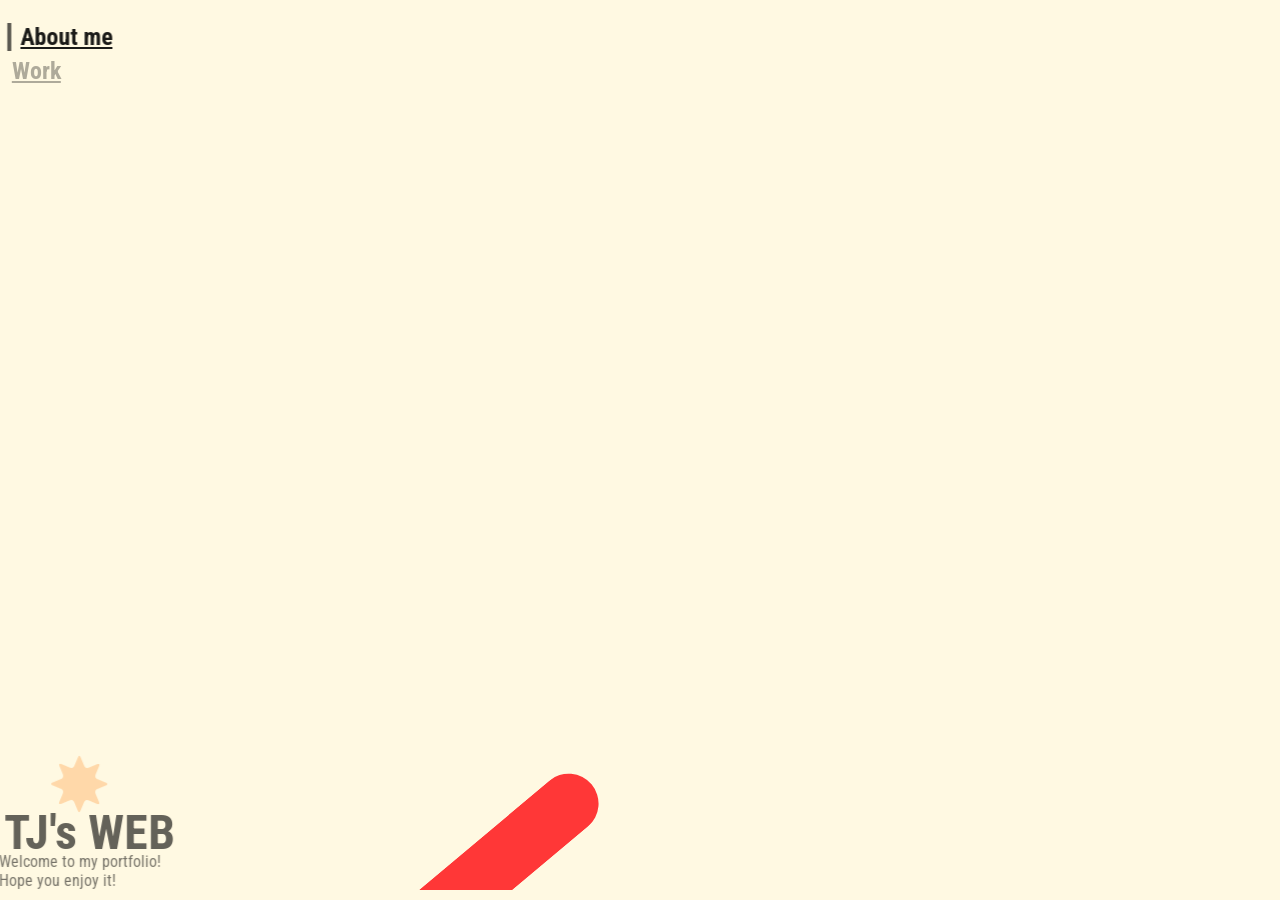
<file: index.html>
<!DOCTYPE html>

<html style="background-color: white;">
    <head>
        <link rel="stylesheet" href="/CSS/index-styles.css">
        <link rel="stylesheet" href="/CSS/styles.css">
        <meta name="viewport" content="width=device-width, initial-scale=1.0">
    </head>

    <body>
        <div class="wrapper">
            <div class="container">
                <!-- Side nav -->
                <div class="side">
                    <div class="index">
                        <nav class="nav-index">
                            <div class="tickBox"></div>
                            <a class="indexText" href="/HTML/about-me.html"><strong>About me</strong></a>
                        </nav>
                        <div class="nav-index">
                            <div class="tickBox"></div>
                            <a class="indexText" href="/HTML/work.html"><strong>Work</strong></a>
                        </div>
                        <div class="nav-index">
                            <div class="tickBox"></div>
                            <a class="indexText" id="contactButtonMenu"><strong>Contacts</strong></a>
                        </div>
                    </div>

                    <div class="title">
                        <div class="titleStarsContainer">
                            <div class="stars point9" style="width: 90px; aspect-ratio: 1; left:40px; bottom: 10px;"></div>
                            <div class="stars point7" style="width: 40px; left: 10px; bottom: 5px; background-color: #ff3737;"></div>
                            <div class="stars point8" style="width: 60px; left: 95px; bottom: 0; background-color: #FF8D28;"></div>
                        </div>
                        <h1 class="titleText">TJ's WEB</h1>
                        <p class="subTitle">Welcome to my portfolio!<br>Hope you enjoy it!</p>
                    </div>
                </div>

                <!-- Main -->
                <div class="container2" id="container2">
                    <!-- Title -->
                    <div class="portfolioTitle">
                        Portfolio
                        <div class="spinningTitleStar"></div> 
                    </div>

                    <!-- Stars -->
                    <div class="mag-zone" data-mode="true" data-wiggle="false" style="left: 140px; top: 60px;">
                        <button class="mag-btn summer" style="rotate: 30deg; width: 40%;">
                        </button>
                    </div>
                    <div class="mag-zone" data-mode="true" data-wiggle="false" style="left: -30px; top: 180px;">
                        <button class="mag-btn summer" style="rotate: -20deg; width: 25%;">
                        </button>
                    </div>
                    <div class="mag-zone" data-mode="true" data-wiggle="false" style="left: 20px;">
                        <button class="mag-btn summer" id="btnPlain">
                        </button>
                    </div>

                    <!--Strip aniamtion-->
                    <div class="stripe1" style="background: #ff3737;"></div>
                    <div class="stripe1" style="background: #FF8D28; bottom: -115px;"></div>
                    <div class="stripe1" style="background: #FFCC00; bottom: -204px;"></div>
                </div>
            </div>

            <!-- Contacts -->
            <div class="contactsWrapper" id="contactLetter">
                <div class="contact-bg"></div>
                <div class="contactPaper">
                    <h2 class="contactTitle">Text me!</h2>
                    <p class="contactParagraph">
                        The best way to contact me is through Discord
                        or if you prefer, contact me through by email!
                    </p>
                    <button class="contactButton" id="discordButton" onclick="discordButton()">Copy my Discord</button>
                    <button class="contactButton" id="emailButton" onclick="emailButton()">Copy my email</button>
                </div>
            </div>

            <!-- <footer>
                <div class="footer-p" style="display: flex; flex-direction: column; justify-content: space-evenly;">
                    <img src="/Assets/index/BARCODE_Code128.png" alt="BARCODE_Code128" style="height: 2rem;">
                </div>
                <p class="footer-p" style="text-align: right;">Made in Japan<br>Fabrique au Japon</p>
            </footer> -->

            <!-- Packages -->
            <script src="https://cdn.jsdelivr.net/npm/gsap@3.15/dist/gsap.min.js"></script>

            <!-- Scripts -->
            <script src="/JAVASCRIPT/animation.js"></script>
        </div>
    </body>
</html>
</file>
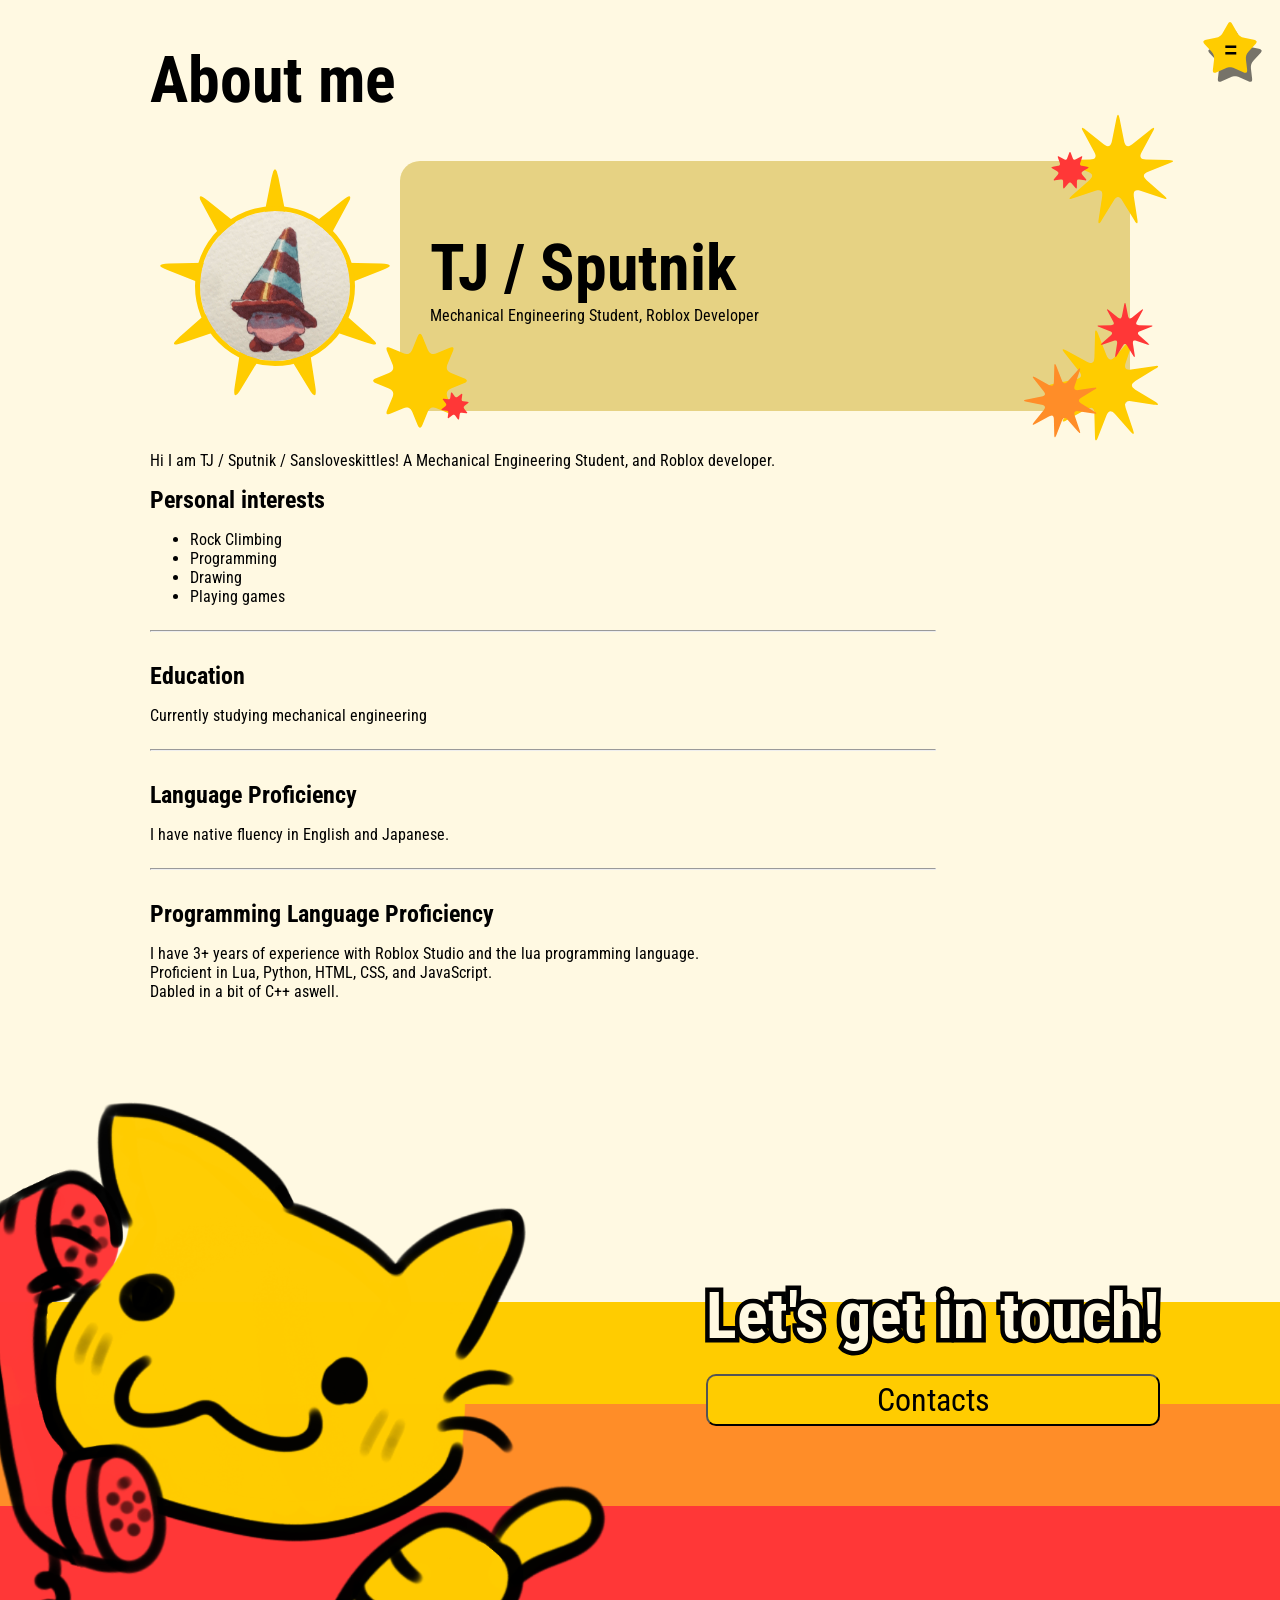
<file: HTML/about-me.html>
<!DOCTYPE html>

<html>
    <head>
        <link rel="stylesheet" href="/CSS/styles.css">
        <link rel="stylesheet" href="/CSS/about-me-styles.css">
        <meta name="viewport" content="width=device-width, initial-scale=1.0">
    </head>

    <body>
        <div class="wrapper">
            <h1 style="font-size: 4rem;">About me</h1>

            <div class="nameCard" style="display: flex; width: 100%;">
                <div class="pfpZone">
                    <div class="stars sharpPoint9" style="width: 250px; left: 50%; top: 50%; transform: translate(-50%, -50%);"></div>
                    <img class="pfp" src="/Assets/about_me/kirb.jpeg" alt="Profile pic">
                </div>

                <div class="nameTag">
                    <h1 style="margin: 0; font-size: clamp(1rem, 6vw + 1rem,4rem); z-index: 1">TJ / Sputnik</h1>
                    <p style="margin-top: 0; z-index: 1;">Mechanical Engineering Student, Roblox Developer</p>
                    <div class="stars point8" style="width: 100px; left: 0; bottom:0; transform: translate(-30%, 20%);"></div>
                    <div class="stars point8" style="width: 30px; left: 40px; bottom:-10px; rotate: 30deg; background-color: #FF3737;"></div>
                    <div class="stars sharpPoint9" style="width: 120px; right: 0; bottom:0; rotate: 30deg; transform: translate(40%, 10%);"></div>
                    <div class="stars sharpPoint9" style="width: 80px; right: 0; bottom:0; rotate: 30deg; transform: translate(-10px, 40px); background-color: #FF8D28;"></div>
                    <div class="stars sharpPoint9" style="width: 60px; right: 0; bottom:90px; rotate: 0deg; transform: translate(25px, 40px); background-color: #FF3737;"></div>
                    <div class="stars sharpPoint9" style="width: 120px; right: 0; top:0; transform: translate(40%, -50px);"></div>
                    <div class="stars point9" style="width: 40px; right: 0; top:0; transform: translate(-40px, -10px); background-color: #FF3737;"></div>
                </div>
            </div>

            <p style="margin-top: 40px;">Hi I am TJ / Sputnik / Sansloveskittles! A Mechanical Engineering Student, and Roblox developer.</p>
            <h2 class="subTitles">Personal interests</h2>
            <ul>
                <li>Rock Climbing</li>
                <li>Programming</li>
                <li>Drawing</li>
                <li>Playing games</li>
            </ul>
            <hr class="lineBreaks">

            <h2 class="subTitles">Education</h2>
            <p>Currently studying mechanical engineering</p>

            <hr class="lineBreaks">

            <h2 class="subTitles">Language Proficiency</h2>
            <p>I have native fluency in English and Japanese.</p>

            <hr class="lineBreaks">

            <h2 class="subTitles"> Programming Language Proficiency</h2>
            <p>I have 3+ years of experience with Roblox Studio and the lua programming language. <br> Proficient in Lua, Python, HTML, CSS, and JavaScript.<br>Dabled in a bit of C++ aswell.</p>

            <!-- <footer class="foot" style="position: relative; padding-bottom: 20px;">
                <h1 style="margin-top: 0px; margin-bottom: 10px;">Index</h1>
                <a href="/HTML/index.html">Home</a>
                <a href="/HTML/work.html">Work</a>
                <a href="/HTML/contacts.html">Contacts</a>

                <div class="stars sharpPoint9" style="width: 120px; left: 0; top:0; rotate: 30deg; transform: translate(-50px, -20px);"></div>
                <div class="stars sharpPoint9" style="width: 80px; left: 0; top:0; rotate: 30deg; transform: translate(-10px, 40px); background-color: #FF8D28;"></div>
                <div class="stars sharpPoint9" style="width: 60px; left: 0; top:0px; rotate: 0deg; transform: translate(50px, -20px); background-color: #FF3737;"></div>
                <div class="stars sharpPoint9" style="width: 120px; right: 0; top:0; transform: translate(40%, -50px);"></div>
                <div class="stars point9" style="width: 40px; right: 0; top:0; transform: translate(-40px, -10px); background-color: #FF3737;"></div>
            </footer> -->
        </div>

        <footer class="foot">
                <div class="footerWrapper">
                    <div class="footerImgWrapper">
                        <img class="timImg calling" src="/Assets/my_work/HitMeUp.png"></img>
                    </div>
                    <div class="footerTextWrapper">
                        <h1 class="footText">Let's get in touch!</h1>
                        <button class="button contacts">Contacts</button>
                    </div>

                    <div class="stripeWrapper">
                        <div class="footerStripe" style="background-color: #FFCC00;"></div>
                        <div class="footerStripe" style="background-color: #FF8D28;"></div>
                        <div class="footerStripe" style="background-color: #ff3737;"></div>
                    </div>
                </div>
                <!-- <div class="stars sharpPoint9" style="width: 120px; left: 0; top:0; rotate: 30deg; transform: translate(-50px, -20px);"></div>
                <div class="stars sharpPoint9" style="width: 80px; left: 0; top:0; rotate: 30deg; transform: translate(-10px, 40px); background-color: #FF8D28;"></div>
                <div class="stars sharpPoint9" style="width: 60px; left: 0; top:0px; rotate: 0deg; transform: translate(50px, -20px); background-color: #FF3737;"></div>
                <div class="stars sharpPoint9" style="width: 120px; right: 0; top:0; transform: translate(40%, -50px);"></div>
                <div class="stars point9" style="width: 40px; right: 0; top:0; transform: translate(-40px, -10px); background-color: #FF3737;"></div> -->
            </footer>

        <!-- Contacts -->
        <div class="contactsWrapper" id="contactLetter">
            <div class="contact-bg"></div>
            <div class="contactPaper">
                <h2 class="contactTitle">Text me!</h2>
                <p class="contactParagraph">
                    The best way to contact me is through Discord
                    or if you prefer, contact me through by email!
                </p>
                <button class="contactButton" id="discordButton" onclick="discordButton()">Copy my Discord</button>
                <button class="contactButton" id="emailButton" onclick="emailButton()">Copy my email</button> 
            </div>
        </div>

        <!-- Menu -->
        <button class="menu-button" id="menuToggle">
            <p style="top: 50%; left: 50%; z-index: 2; font-size: 2rem; margin: 0; position: absolute; transform: translate(-50%, -50%)">=</p>
            <div class="menu-button-border"></div>
            <div class="menu-button-star"></div>
        </button>

        <div class="nav">
            <div class="nav-bg"></div>
            <div class="nav-panel">
                <ul class="nav-list">
                    <div class="nav-wrapper">
                        <li><a href="/index.html" class="nav-item">Home</a></li>
                    </div>
                    <div class="nav-wrapper">
                        <li><a href="/HTML/about-me.html" class="nav-item">About me</a></li>
                    </div>
                    <div class="nav-wrapper">
                        <li><a href="/HTML/work.html" class="nav-item">Work</a></li>
                    </div>
                    <div class="nav-wrapper">
                        <li><a class="nav-item" id="contactButtonMenu" style="cursor: pointer;">Contacts</a></li>
                    </div>
                </ul>
                <div class="nav-stars" style="left: 0; top: 0; transform: translate(-50%,-30%);"></div>
                <div class="nav-stars" style="left: 0; top: 60px; transform: translate(-50%,0%); rotate: 30deg; background-color: #FF8D28; width: 70px;"></div>
                <div class="nav-stars" style="left: 50px; top: 0px; transform: translate(-50%,-30%); rotate: 0deg; background-color: #FF8D28; width: 80px;"></div>
                <div class="nav-stars" style="left: 0px; bottom: 0px; transform: translate(-30%, 50%); rotate: 20deg; background-color: #FF3737; width: 200px; z-index: 3;"></div>
                <div class="nav-stars" style="left: 0px; bottom: 20px; transform: translate(-50%,0%); rotate: 30deg; width: 140px;"></div>
                <div class="nav-stars" style="left: 100px; bottom: 0px; transform: translate(-50%,40%); rotate: 0deg; background-color: #FF8D28; width: 110px;"></div>
                <div class="nav-stars" style="right: 0px; bottom: 0px; transform: translate(50%, 20%); rotate: 20deg; width: 200px; z-index: 3;"></div>
                <div class="nav-stars" style="right: 0px; bottom: 70px; transform: translate(40%, 0%); rotate: 0deg; background-color: #FF8D28; width: 100px;"></div>
                <div class="nav-stars" style="right: 110px; bottom: 0px; transform: translate(40%, 40%); rotate: 0deg; background-color: #FF3737; width: 70px;"></div>
                <div class="nav-stars" style="right: 0px; top: 0px; transform: translate(40%, -30%); rotate: 0deg; background-color: #FF8D28; width: 200px; z-index: 2;"></div>
                <div class="nav-stars" style="right: 0px; top: 60px; transform: translate(40%, 0%); rotate: 0deg; background-color: #FF3737; width: 100px;"></div>
                <div class="nav-stars" style="right: 50px; top: 0px; transform: translate(0%, -30%); rotate: 0deg; width: 100px;"></div>
            </div>
        </div> 

        <!-- Packages -->
        <script src="https://cdn.jsdelivr.net/npm/gsap@3.15/dist/gsap.min.js"></script>

        <!-- scripts -->
        <script src="/JAVASCRIPT/global_animations.js"></script>
    </body>
</html>
</file>
<file: CSS/index-styles.css>
@font-face {
    font-family: "Roboto Condensed";
    src: url(/Assets/fonts/RobotoCondensed-VariableFont_wght.ttf);
}

@font-face {
    font-family: "Rowdies";
    src: url(/Assets/fonts/Rowdies-Regular.ttf);
}

@media screen and (max-width: 700px) {
    .container {
        flex-direction: column;
    }
    .side {
        flex-direction: row;
    }
    .portfolioTitle {
        font-size: 4.6rem;
        bottom: 0px;
        left: 80px;
    }
}

@media screen and (min-width: 700px) {
    .container {
        flex-direction: row;
    }
    .side {
        flex-direction: column;
    }
    .portfolioTitle {
        font-size: 7rem;
        bottom: 0px;
        left: 90px;
    }
}

.title {
    display: flex;
    flex-direction: column;
}

.titleStarsContainer {
    position: relative;
    width: 100%;
    height: 90px;
}

.titleText {
    margin: 0%;
    font-size: clamp(1.8rem, 1.8rem + 5vw, 3rem);
    line-height: 2.4rem;
}

.subTitle {
    margin: 0%;
}

.wrapper {
    display: flex;
    flex-direction: column;
    box-sizing: border-box;
    padding-left: 10px;
    padding-right: 10px;
    padding-bottom: 10px;
    min-height: 100vh;
    min-height: 100dvh;  
}

.container {
    display: flex;
    flex-grow: 1;
}

.index {
    display: flex;
    flex-direction: column;
}

.indexText {
    margin-left: 5px;
    font-size: clamp(1rem, 3dvw, 1.5rem);
    cursor: pointer;
    white-space: nowrap;
    text-decoration: underline;
}

.tickBox {
    aspect-ratio: 1;
    border: 2px solid black;
}

.nav-index {
    display: flex;
    margin: 3px;
    font-family: "Roboto Condensed";
    font-size: 1.2rem;
}

.side {
    visibility: hidden;
    display: flex;
    margin-top: 20px;
    flex: 0 1 30%;
    min-width: 0;
    min-height: 0;
    justify-content: space-between;
}

.container2 {
    visibility: hidden;
    display: flex;
    position: relative;
    overflow: hidden;
    flex: 1 0 70%;
    min-width: 0;
    min-height: 0;
}

/* .footer-p {
    font-family: "Roboto Condensed";
    font-size: 0.9rem;
    margin-top: 0%;
    margin-bottom: 0%;
    display: flex; 
    justify-content: space-evenly;
} */

.stripe1 {
    /*
    background-color: #FF3737;
    transform-origin: 0% 100%;
    width: 100%;
    height: 100%;
    */
    visibility: hidden;
    position: absolute;
    bottom: -26px;
    
    width: 60px;         /* Thickness of the pill */
    height: calc(100vw + 100vh); ;       /* Make it long enough to cross the viewport */
    border-radius: 9999px; /* Gives the element a true pill/stadium shape */
    
    /* Set transform origin to bottom center so scaling & rotating happen from the bottom */
    transform-origin: bottom left;
}

.portfolioTitle {
    font-family: "Rowdies";
    color: #FFF9E2;
    -webkit-text-stroke: 5px #ff3737;

    position: absolute;
    z-index: 1;
    transform-origin: bottom left;
}

.spinningTitleStar {
    width: 35px;
    aspect-ratio: 1;
    position: absolute;
    bottom: 30%;
    background-color: #FFCC00;
    clip-path: polygon(46.0% 6.7%, 47.0% 5.2%, 48.0% 4.2%, 49.0% 3.6%, 50.0% 3.4%, 51.0% 3.6%, 52.0% 4.2%, 53.0% 5.2%, 54.0% 6.7%, 62.4% 20.6%, 63.5% 22.2%, 64.7% 23.7%, 66.0% 25.0%, 67.4% 26.1%, 68.9% 27.1%, 70.5% 27.9%, 72.2% 28.6%, 74.1% 29.1%, 89.9% 32.8%, 91.6% 33.3%, 92.9% 33.9%, 93.9% 34.7%, 94.4% 35.6%, 94.5% 36.6%, 94.2% 37.8%, 93.5% 39.0%, 92.4% 40.5%, 81.8% 52.7%, 80.6% 54.3%, 79.6% 55.8%, 78.7% 57.4%, 78.1% 59.1%, 77.6% 60.9%, 77.3% 62.7%, 77.2% 64.5%, 77.3% 66.4%, 78.7% 82.7%, 78.8% 84.4%, 78.6% 85.9%, 78.1% 87.0%, 77.4% 87.7%, 76.5% 88.2%, 75.3% 88.2%, 73.9% 88.0%, 72.2% 87.4%, 57.2% 81.1%, 55.4% 80.4%, 53.6% 79.9%, 51.8% 79.6%, 50.0% 79.5%, 48.2% 79.6%, 46.4% 79.9%, 44.6% 80.4%, 42.8% 81.1%, 27.8% 87.4%, 26.1% 88.0%, 24.7% 88.2%, 23.5% 88.2%, 22.6% 87.7%, 21.9% 87.0%, 21.4% 85.9%, 21.2% 84.4%, 21.3% 82.7%, 22.7% 66.4%, 22.8% 64.5%, 22.7% 62.7%, 22.4% 60.9%, 21.9% 59.1%, 21.3% 57.4%, 20.4% 55.8%, 19.4% 54.3%, 18.2% 52.7%, 7.6% 40.5%, 6.5% 39.0%, 5.8% 37.8%, 5.5% 36.6%, 5.6% 35.6%, 6.1% 34.7%, 7.1% 33.9%, 8.4% 33.3%, 10.1% 32.8%, 25.9% 29.1%, 27.8% 28.6%, 29.5% 27.9%, 31.1% 27.1%, 32.6% 26.1%, 34.0% 25.0%, 35.3% 23.7%, 36.5% 22.2%, 37.6% 20.6%);
}

.titleStar1 {/*9*/
    width: 90px;
    aspect-ratio: 1;
    position: absolute;
    bottom: 10px;
    left: 40px;
    background-color: #FFCC00;
    z-index: 0;
    clip-path: polygon(47.7% 6.0%, 48.3% 4.7%, 48.9% 3.8%, 49.4% 3.2%, 50.0% 3.0%, 50.6% 3.2%, 51.1% 3.8%, 51.7% 4.7%, 52.3% 6.0%, 57.0% 18.6%, 57.6% 20.0%, 58.3% 21.0%, 59.1% 21.8%, 60.1% 22.3%, 61.1% 22.5%, 62.2% 22.5%, 63.5% 22.1%, 64.8% 21.5%, 76.5% 14.9%, 77.8% 14.2%, 78.8% 13.9%, 79.6% 13.8%, 80.2% 14.0%, 80.5% 14.5%, 80.6% 15.3%, 80.4% 16.4%, 80.0% 17.8%, 75.5% 30.4%, 75.1% 31.9%, 75.0% 33.2%, 75.1% 34.3%, 75.5% 35.3%, 76.2% 36.1%, 77.1% 36.8%, 78.3% 37.3%, 79.7% 37.7%, 92.9% 40.1%, 94.3% 40.5%, 95.3% 40.9%, 96.0% 41.3%, 96.3% 41.8%, 96.2% 42.4%, 95.7% 43.1%, 94.9% 43.8%, 93.7% 44.6%, 82.1% 51.4%, 80.9% 52.3%, 80.0% 53.2%, 79.3% 54.1%, 79.0% 55.1%, 79.0% 56.2%, 79.2% 57.3%, 79.8% 58.4%, 80.7% 59.7%, 89.2% 70.0%, 90.1% 71.2%, 90.6% 72.1%, 90.8% 72.9%, 90.7% 73.5%, 90.2% 73.9%, 89.5% 74.1%, 88.4% 74.1%, 86.9% 73.9%, 73.7% 71.7%, 72.2% 71.6%, 70.9% 71.7%, 69.8% 72.0%, 68.9% 72.6%, 68.2% 73.3%, 67.7% 74.4%, 67.4% 75.6%, 67.3% 77.1%, 67.2% 90.5%, 67.1% 92.0%, 66.9% 93.1%, 66.5% 93.8%, 66.1% 94.1%, 65.5% 94.2%, 64.7% 93.8%, 63.9% 93.1%, 62.9% 92.1%, 54.2% 81.9%, 53.1% 80.8%, 52.1% 80.1%, 51.0% 79.6%, 50.0% 79.4%, 49.0% 79.6%, 47.9% 80.1%, 46.9% 80.8%, 45.8% 81.9%, 37.1% 92.1%, 36.1% 93.1%, 35.3% 93.8%, 34.5% 94.2%, 33.9% 94.1%, 33.5% 93.8%, 33.1% 93.1%, 32.9% 92.0%, 32.8% 90.5%, 32.7% 77.1%, 32.6% 75.6%, 32.3% 74.4%, 31.8% 73.3%, 31.1% 72.6%, 30.2% 72.0%, 29.1% 71.7%, 27.8% 71.6%, 26.3% 71.7%, 13.1% 73.9%, 11.6% 74.1%, 10.5% 74.1%, 9.8% 73.9%, 9.3% 73.5%, 9.2% 72.9%, 9.4% 72.1%, 9.9% 71.2%, 10.8% 70.0%, 19.3% 59.7%, 20.2% 58.4%, 20.8% 57.3%, 21.0% 56.2%, 21.0% 55.1%, 20.7% 54.1%, 20.0% 53.2%, 19.1% 52.3%, 17.9% 51.4%, 6.3% 44.6%, 5.1% 43.8%, 4.3% 43.1%, 3.8% 42.4%, 3.7% 41.8%, 4.0% 41.3%, 4.7% 40.9%, 5.7% 40.5%, 7.1% 40.1%, 20.3% 37.7%, 21.7% 37.3%, 22.9% 36.8%, 23.8% 36.1%, 24.5% 35.3%, 24.9% 34.3%, 25.0% 33.2%, 24.9% 31.9%, 24.5% 30.4%, 20.0% 17.8%, 19.6% 16.4%, 19.4% 15.3%, 19.5% 14.5%, 19.8% 14.0%, 20.4% 13.8%, 21.2% 13.9%, 22.2% 14.2%, 23.5% 14.9%, 35.2% 21.5%, 36.5% 22.1%, 37.8% 22.5%, 38.9% 22.5%, 39.9% 22.3%, 40.9% 21.8%, 41.7% 21.0%, 42.4% 20.0%, 43.0% 18.6%);
}

.titleStar2 { /*7*/
    width: 40px;
    aspect-ratio: 1;
    position: absolute;
    left: 10px;
    bottom: 5%;
    z-index: 1;
    background-color: #ff3737;
    clip-path: polygon(47.1% 6.3%, 47.8% 4.9%, 48.6% 3.9%, 49.3% 3.3%, 50.0% 3.1%, 50.7% 3.3%, 51.4% 3.9%, 52.2% 4.9%, 52.9% 6.3%, 58.8% 19.4%, 59.6% 20.8%, 60.5% 22.0%, 61.5% 23.0%, 62.7% 23.7%, 63.9% 24.1%, 65.3% 24.3%, 66.8% 24.3%, 68.4% 24.0%, 82.4% 20.5%, 83.9% 20.2%, 85.1% 20.2%, 86.0% 20.3%, 86.6% 20.8%, 86.9% 21.5%, 86.9% 22.4%, 86.6% 23.6%, 86.0% 25.0%, 79.5% 37.8%, 78.8% 39.3%, 78.4% 40.8%, 78.3% 42.2%, 78.5% 43.5%, 78.9% 44.8%, 79.6% 46.0%, 80.6% 47.1%, 81.8% 48.2%, 93.3% 56.9%, 94.4% 57.9%, 95.2% 58.9%, 95.6% 59.7%, 95.7% 60.4%, 95.3% 61.1%, 94.6% 61.7%, 93.5% 62.1%, 92.0% 62.5%, 77.9% 65.4%, 76.3% 65.9%, 74.9% 66.5%, 73.8% 67.3%, 72.8% 68.2%, 72.1% 69.3%, 71.6% 70.6%, 71.3% 72.1%, 71.3% 73.7%, 71.6% 88.1%, 71.5% 89.7%, 71.3% 90.9%, 70.9% 91.7%, 70.3% 92.2%, 69.6% 92.3%, 68.7% 92.1%, 67.6% 91.6%, 66.4% 90.6%, 55.3% 81.4%, 54.0% 80.5%, 52.7% 79.8%, 51.3% 79.3%, 50.0% 79.2%, 48.7% 79.3%, 47.3% 79.8%, 46.0% 80.5%, 44.7% 81.4%, 33.6% 90.6%, 32.4% 91.6%, 31.3% 92.1%, 30.4% 92.3%, 29.7% 92.2%, 29.1% 91.7%, 28.7% 90.9%, 28.5% 89.7%, 28.4% 88.1%, 28.7% 73.7%, 28.7% 72.1%, 28.4% 70.6%, 27.9% 69.3%, 27.2% 68.2%, 26.2% 67.3%, 25.1% 66.5%, 23.7% 65.9%, 22.1% 65.4%, 8.0% 62.5%, 6.5% 62.1%, 5.4% 61.7%, 4.7% 61.1%, 4.3% 60.4%, 4.4% 59.7%, 4.8% 58.9%, 5.6% 57.9%, 6.7% 56.9%, 18.2% 48.2%, 19.4% 47.1%, 20.4% 46.0%, 21.1% 44.8%, 21.5% 43.5%, 21.7% 42.2%, 21.6% 40.8%, 21.2% 39.3%, 20.5% 37.8%, 14.0% 25.0%, 13.4% 23.6%, 13.1% 22.4%, 13.1% 21.5%, 13.4% 20.8%, 14.0% 20.3%, 14.9% 20.2%, 16.1% 20.2%, 17.6% 20.5%, 31.6% 24.0%, 33.2% 24.3%, 34.7% 24.3%, 36.1% 24.1%, 37.3% 23.7%, 38.5% 23.0%, 39.5% 22.0%, 40.4% 20.8%, 41.2% 19.4%);
}

.titleStar3 {
    width: 60px;
    aspect-ratio: 1;
    position: absolute;
    left: 95px;
    bottom: 0px;
    z-index: 1;
    background-color: #FF8D28;
    clip-path: polygon(48.1% 5.9%, 48.6% 4.6%, 49.1% 3.7%, 49.5% 3.1%, 50.0% 3.0%, 50.5% 3.1%, 50.9% 3.7%, 51.4% 4.6%, 51.9% 5.9%, 55.7% 18.2%, 56.3% 19.5%, 56.9% 20.5%, 57.5% 21.2%, 58.3% 21.6%, 59.2% 21.7%, 60.2% 21.5%, 61.2% 21.0%, 62.4% 20.1%, 72.3% 11.9%, 73.4% 11.1%, 74.3% 10.5%, 74.9% 10.3%, 75.4% 10.4%, 75.7% 10.8%, 75.8% 11.5%, 75.7% 12.6%, 75.4% 13.9%, 72.0% 26.3%, 71.7% 27.7%, 71.7% 28.9%, 71.9% 29.9%, 72.3% 30.6%, 73.0% 31.2%, 74.0% 31.5%, 75.1% 31.6%, 76.5% 31.6%, 89.3% 30.0%, 90.7% 29.9%, 91.7% 29.9%, 92.4% 30.1%, 92.8% 30.5%, 92.8% 31.0%, 92.5% 31.6%, 91.9% 32.4%, 90.9% 33.4%, 81.3% 42.0%, 80.3% 43.0%, 79.7% 44.0%, 79.3% 44.9%, 79.3% 45.8%, 79.6% 46.6%, 80.1% 47.4%, 81.1% 48.1%, 82.3% 48.8%, 93.9% 54.4%, 95.1% 55.1%, 96.0% 55.7%, 96.5% 56.2%, 96.6% 56.7%, 96.3% 57.1%, 95.7% 57.5%, 94.7% 57.8%, 93.4% 58.1%, 80.7% 60.2%, 79.3% 60.5%, 78.2% 61.0%, 77.4% 61.6%, 76.9% 62.3%, 76.7% 63.1%, 76.8% 64.1%, 77.1% 65.2%, 77.8% 66.5%, 84.5% 77.5%, 85.2% 78.7%, 85.6% 79.6%, 85.7% 80.3%, 85.6% 80.8%, 85.1% 81.0%, 84.4% 81.0%, 83.4% 80.8%, 82.1% 80.3%, 70.3% 75.2%, 68.9% 74.7%, 67.8% 74.5%, 66.8% 74.5%, 66.0% 74.9%, 65.3% 75.5%, 64.9% 76.3%, 64.6% 77.5%, 64.5% 78.9%, 64.2% 91.8%, 64.1% 93.2%, 63.9% 94.2%, 63.7% 94.8%, 63.3% 95.1%, 62.8% 95.1%, 62.2% 94.7%, 61.4% 93.9%, 60.6% 92.8%, 53.5% 82.1%, 52.6% 81.0%, 51.7% 80.2%, 50.9% 79.7%, 50.0% 79.6%, 49.1% 79.7%, 48.3% 80.2%, 47.4% 81.0%, 46.5% 82.1%, 39.4% 92.8%, 38.6% 93.9%, 37.8% 94.7%, 37.2% 95.1%, 36.7% 95.1%, 36.3% 94.8%, 36.1% 94.2%, 35.9% 93.2%, 35.8% 91.8%, 35.5% 78.9%, 35.4% 77.5%, 35.1% 76.3%, 34.7% 75.5%, 34.0% 74.9%, 33.2% 74.5%, 32.2% 74.5%, 31.1% 74.7%, 29.7% 75.2%, 17.9% 80.3%, 16.6% 80.8%, 15.6% 81.0%, 14.9% 81.0%, 14.4% 80.8%, 14.3% 80.3%, 14.4% 79.6%, 14.8% 78.7%, 15.5% 77.5%, 22.2% 66.5%, 22.9% 65.2%, 23.2% 64.1%, 23.3% 63.1%, 23.1% 62.3%, 22.6% 61.6%, 21.8% 61.0%, 20.7% 60.5%, 19.3% 60.2%, 6.6% 58.1%, 5.3% 57.8%, 4.3% 57.5%, 3.7% 57.1%, 3.4% 56.7%, 3.5% 56.2%, 4.0% 55.7%, 4.9% 55.1%, 6.1% 54.4%, 17.7% 48.8%, 18.9% 48.1%, 19.9% 47.4%, 20.4% 46.6%, 20.7% 45.8%, 20.7% 44.9%, 20.3% 44.0%, 19.7% 43.0%, 18.7% 42.0%, 9.1% 33.4%, 8.1% 32.4%, 7.5% 31.6%, 7.2% 31.0%, 7.2% 30.5%, 7.6% 30.1%, 8.3% 29.9%, 9.3% 29.9%, 10.7% 30.0%, 23.5% 31.6%, 24.9% 31.6%, 26.0% 31.5%, 27.0% 31.2%, 27.7% 30.6%, 28.1% 29.9%, 28.3% 28.9%, 28.3% 27.7%, 28.0% 26.3%, 24.6% 13.9%, 24.3% 12.6%, 24.2% 11.5%, 24.3% 10.8%, 24.6% 10.4%, 25.1% 10.3%, 25.7% 10.5%, 26.6% 11.1%, 27.7% 11.9%, 37.6% 20.1%, 38.8% 21.0%, 39.8% 21.5%, 40.8% 21.7%, 41.7% 21.6%, 42.5% 21.2%, 43.1% 20.5%, 43.7% 19.5%, 44.3% 18.2%);
}

.mag-zone {
    width: 200px;
    height: 200px;
    display: flex;
    align-items: center;
    justify-content: center;
    position: absolute;
}

.mag-btn {
    visibility: hidden;
    position: relative;
    display: flex;
    align-items: center;
    justify-content: center;
    cursor: pointer;
    padding: 0%;
    border: none;
    overflow: hidden;
    will-change: transform;
}

.mag-btn.summer {
    width: 70%;
    aspect-ratio: 1;
    background-color: #FFCC00;

    clip-path: polygon(46.0% 6.7%, 47.0% 5.2%, 48.0% 4.2%, 49.0% 3.6%, 50.0% 3.4%, 51.0% 3.6%, 52.0% 4.2%, 53.0% 5.2%, 54.0% 6.7%, 62.4% 20.6%, 63.5% 22.2%, 64.7% 23.7%, 66.0% 25.0%, 67.4% 26.1%, 68.9% 27.1%, 70.5% 27.9%, 72.2% 28.6%, 74.1% 29.1%, 89.9% 32.8%, 91.6% 33.3%, 92.9% 33.9%, 93.9% 34.7%, 94.4% 35.6%, 94.5% 36.6%, 94.2% 37.8%, 93.5% 39.0%, 92.4% 40.5%, 81.8% 52.7%, 80.6% 54.3%, 79.6% 55.8%, 78.7% 57.4%, 78.1% 59.1%, 77.6% 60.9%, 77.3% 62.7%, 77.2% 64.5%, 77.3% 66.4%, 78.7% 82.7%, 78.8% 84.4%, 78.6% 85.9%, 78.1% 87.0%, 77.4% 87.7%, 76.5% 88.2%, 75.3% 88.2%, 73.9% 88.0%, 72.2% 87.4%, 57.2% 81.1%, 55.4% 80.4%, 53.6% 79.9%, 51.8% 79.6%, 50.0% 79.5%, 48.2% 79.6%, 46.4% 79.9%, 44.6% 80.4%, 42.8% 81.1%, 27.8% 87.4%, 26.1% 88.0%, 24.7% 88.2%, 23.5% 88.2%, 22.6% 87.7%, 21.9% 87.0%, 21.4% 85.9%, 21.2% 84.4%, 21.3% 82.7%, 22.7% 66.4%, 22.8% 64.5%, 22.7% 62.7%, 22.4% 60.9%, 21.9% 59.1%, 21.3% 57.4%, 20.4% 55.8%, 19.4% 54.3%, 18.2% 52.7%, 7.6% 40.5%, 6.5% 39.0%, 5.8% 37.8%, 5.5% 36.6%, 5.6% 35.6%, 6.1% 34.7%, 7.1% 33.9%, 8.4% 33.3%, 10.1% 32.8%, 25.9% 29.1%, 27.8% 28.6%, 29.5% 27.9%, 31.1% 27.1%, 32.6% 26.1%, 34.0% 25.0%, 35.3% 23.7%, 36.5% 22.2%, 37.6% 20.6%);
}
</file>
<file: CSS/styles.css>
@font-face {
    font-family: "Roboto Condensed";
    src: url(/Assets/fonts/RobotoCondensed-VariableFont_wght.ttf);
}

@font-face {
    font-family: "Rowdies";
    src: url(/Assets/fonts/Rowdies-Regular.ttf);
    font-display: swap;
}

@font-face {
    font-family: "Dafoe";
    src: url(/Assets/fonts/MrDafoe-Regular.ttf);
    font-display: swap;
}

@view-transition {
    navigation: auto;
}

::view-transition-group(root) {
    animation-duration: 1s;
}


h1 {
    font-family: "Roboto Condensed";
    font-size: 3rem;
}

h2 {
    font-family: "Roboto Condensed";
}

ul {
    font-family: "Roboto Condensed";
}

li {
    font-family: "Roboto Condensed";
}

p {
    font-family: "Roboto Condensed";
}

a {
    font-family: "Roboto Condensed";
    color:black;
}

/* html {
    width: 100%;
    max-width: 100%;
    font-size: 100%;
} */

html {
    scroll-behavior: smooth;
}

body {
    box-sizing: border-box;
    background-color: #FFF9E2;
    margin: 0%;
    overflow-x: hidden;
}

footer {
    /* display: flex;
    padding-top: 3px;
    padding-bottom: 3px;
    justify-content: space-between; */
    flex-basis: content;
}

.stars {
    position: absolute;
    width: 50px;
    aspect-ratio: 1;
    background-color: #FFCC00;
    transform-origin: center;
    /*transform: translate(-50%, -50%);*/
}

.stars.point5 {
    clip-path: polygon(46.1% 6.9%, 47.1% 5.4%, 48.1% 4.3%, 49.0% 3.7%, 50.0% 3.4%, 51.0% 3.7%, 51.9% 4.3%, 52.9% 5.4%, 53.9% 6.9%, 62.0% 21.3%, 63.0% 22.9%, 64.2% 24.4%, 65.4% 25.7%, 66.8% 26.8%, 68.4% 27.8%, 70.0% 28.6%, 71.8% 29.2%, 73.6% 29.7%, 89.8% 33.0%, 91.5% 33.4%, 92.9% 34.0%, 93.8% 34.8%, 94.3% 35.6%, 94.4% 36.6%, 94.1% 37.7%, 93.3% 39.0%, 92.2% 40.4%, 81.0% 52.5%, 79.8% 54.0%, 78.7% 55.6%, 77.9% 57.2%, 77.2% 58.9%, 76.8% 60.6%, 76.5% 62.4%, 76.5% 64.3%, 76.6% 66.2%, 78.5% 82.6%, 78.6% 84.4%, 78.4% 85.8%, 78.0% 86.9%, 77.4% 87.7%, 76.4% 88.1%, 75.3% 88.1%, 73.9% 87.8%, 72.2% 87.2%, 57.2% 80.3%, 55.4% 79.6%, 53.6% 79.1%, 51.8% 78.8%, 50.0% 78.6%, 48.2% 78.8%, 46.4% 79.1%, 44.6% 79.6%, 42.8% 80.3%, 27.8% 87.2%, 26.1% 87.8%, 24.7% 88.1%, 23.6% 88.1%, 22.6% 87.7%, 22.0% 86.9%, 21.6% 85.8%, 21.4% 84.4%, 21.5% 82.6%, 23.4% 66.2%, 23.5% 64.3%, 23.5% 62.4%, 23.2% 60.6%, 22.8% 58.9%, 22.1% 57.2%, 21.3% 55.6%, 20.2% 54.0%, 19.0% 52.5%, 7.8% 40.4%, 6.7% 39.0%, 5.9% 37.7%, 5.6% 36.6%, 5.7% 35.6%, 6.2% 34.8%, 7.1% 34.0%, 8.5% 33.4%, 10.2% 33.0%, 26.4% 29.7%, 28.2% 29.2%, 30.0% 28.6%, 31.6% 27.8%, 33.2% 26.8%, 34.6% 25.7%, 35.8% 24.4%, 37.0% 22.9%, 38.0% 21.3%);
}

.stars.point6 {
    clip-path: polygon(46.7% 6.5%, 47.5% 5.1%, 48.3% 4.1%, 49.2% 3.5%, 50.0% 3.3%, 50.8% 3.5%, 51.7% 4.1%, 52.5% 5.1%, 53.3% 6.5%, 60.2% 20.1%, 61.1% 21.6%, 62.1% 22.9%, 63.2% 24.0%, 64.5% 24.9%, 65.9% 25.5%, 67.4% 26.0%, 69.0% 26.2%, 70.8% 26.2%, 86.0% 25.4%, 87.6% 25.4%, 88.9% 25.6%, 89.9% 26.0%, 90.5% 26.6%, 90.7% 27.4%, 90.6% 28.5%, 90.1% 29.7%, 89.3% 31.1%, 81.0% 43.9%, 80.1% 45.4%, 79.5% 46.9%, 79.1% 48.5%, 79.0% 50.0%, 79.1% 51.5%, 79.5% 53.1%, 80.1% 54.6%, 81.0% 56.1%, 89.3% 68.9%, 90.1% 70.3%, 90.6% 71.5%, 90.7% 72.6%, 90.5% 73.4%, 89.9% 74.0%, 88.9% 74.4%, 87.6% 74.6%, 86.0% 74.6%, 70.8% 73.8%, 69.0% 73.8%, 67.4% 74.0%, 65.9% 74.5%, 64.5% 75.1%, 63.2% 76.0%, 62.1% 77.1%, 61.1% 78.4%, 60.2% 79.9%, 53.3% 93.5%, 52.5% 94.9%, 51.7% 95.9%, 50.8% 96.5%, 50.0% 96.7%, 49.2% 96.5%, 48.3% 95.9%, 47.5% 94.9%, 46.7% 93.5%, 39.8% 79.9%, 38.9% 78.4%, 37.9% 77.1%, 36.8% 76.0%, 35.5% 75.1%, 34.1% 74.5%, 32.6% 74.0%, 31.0% 73.8%, 29.2% 73.8%, 14.0% 74.6%, 12.4% 74.6%, 11.1% 74.4%, 10.1% 74.0%, 9.5% 73.4%, 9.3% 72.6%, 9.4% 71.5%, 9.9% 70.3%, 10.7% 68.9%, 19.0% 56.1%, 19.9% 54.6%, 20.5% 53.1%, 20.9% 51.5%, 21.0% 50.0%, 20.9% 48.5%, 20.5% 46.9%, 19.9% 45.4%, 19.0% 43.9%, 10.7% 31.1%, 9.9% 29.7%, 9.4% 28.5%, 9.3% 27.4%, 9.5% 26.6%, 10.1% 26.0%, 11.1% 25.6%, 12.4% 25.4%, 14.0% 25.4%, 29.2% 26.2%, 31.0% 26.2%, 32.6% 26.0%, 34.1% 25.5%, 35.5% 24.9%, 36.8% 24.0%, 37.9% 22.9%, 38.9% 21.6%, 39.8% 20.1%);
}

.stars.point7 {
    clip-path: polygon(47.1% 6.3%, 47.8% 4.9%, 48.6% 3.9%, 49.3% 3.3%, 50.0% 3.1%, 50.7% 3.3%, 51.4% 3.9%, 52.2% 4.9%, 52.9% 6.3%, 58.8% 19.4%, 59.6% 20.8%, 60.5% 22.0%, 61.5% 23.0%, 62.7% 23.7%, 63.9% 24.1%, 65.3% 24.3%, 66.8% 24.3%, 68.4% 24.0%, 82.4% 20.5%, 83.9% 20.2%, 85.1% 20.2%, 86.0% 20.3%, 86.6% 20.8%, 86.9% 21.5%, 86.9% 22.4%, 86.6% 23.6%, 86.0% 25.0%, 79.5% 37.8%, 78.8% 39.3%, 78.4% 40.8%, 78.3% 42.2%, 78.5% 43.5%, 78.9% 44.8%, 79.6% 46.0%, 80.6% 47.1%, 81.8% 48.2%, 93.3% 56.9%, 94.4% 57.9%, 95.2% 58.9%, 95.6% 59.7%, 95.7% 60.4%, 95.3% 61.1%, 94.6% 61.7%, 93.5% 62.1%, 92.0% 62.5%, 77.9% 65.4%, 76.3% 65.9%, 74.9% 66.5%, 73.8% 67.3%, 72.8% 68.2%, 72.1% 69.3%, 71.6% 70.6%, 71.3% 72.1%, 71.3% 73.7%, 71.6% 88.1%, 71.5% 89.7%, 71.3% 90.9%, 70.9% 91.7%, 70.3% 92.2%, 69.6% 92.3%, 68.7% 92.1%, 67.6% 91.6%, 66.4% 90.6%, 55.3% 81.4%, 54.0% 80.5%, 52.7% 79.8%, 51.3% 79.3%, 50.0% 79.2%, 48.7% 79.3%, 47.3% 79.8%, 46.0% 80.5%, 44.7% 81.4%, 33.6% 90.6%, 32.4% 91.6%, 31.3% 92.1%, 30.4% 92.3%, 29.7% 92.2%, 29.1% 91.7%, 28.7% 90.9%, 28.5% 89.7%, 28.4% 88.1%, 28.7% 73.7%, 28.7% 72.1%, 28.4% 70.6%, 27.9% 69.3%, 27.2% 68.2%, 26.2% 67.3%, 25.1% 66.5%, 23.7% 65.9%, 22.1% 65.4%, 8.0% 62.5%, 6.5% 62.1%, 5.4% 61.7%, 4.7% 61.1%, 4.3% 60.4%, 4.4% 59.7%, 4.8% 58.9%, 5.6% 57.9%, 6.7% 56.9%, 18.2% 48.2%, 19.4% 47.1%, 20.4% 46.0%, 21.1% 44.8%, 21.5% 43.5%, 21.7% 42.2%, 21.6% 40.8%, 21.2% 39.3%, 20.5% 37.8%, 14.0% 25.0%, 13.4% 23.6%, 13.1% 22.4%, 13.1% 21.5%, 13.4% 20.8%, 14.0% 20.3%, 14.9% 20.2%, 16.1% 20.2%, 17.6% 20.5%, 31.6% 24.0%, 33.2% 24.3%, 34.7% 24.3%, 36.1% 24.1%, 37.3% 23.7%, 38.5% 23.0%, 39.5% 22.0%, 40.4% 20.8%, 41.2% 19.4%);
}

.stars.point8 {
    clip-path: polygon(47.5% 6.1%, 48.1% 4.8%, 48.7% 3.8%, 49.4% 3.3%, 50.0% 3.1%, 50.6% 3.3%, 51.3% 3.8%, 51.9% 4.8%, 52.5% 6.1%, 57.8% 18.9%, 58.5% 20.3%, 59.3% 21.4%, 60.2% 22.3%, 61.2% 22.9%, 62.4% 23.2%, 63.6% 23.2%, 65.0% 23.0%, 66.5% 22.5%, 79.2% 17.2%, 80.6% 16.7%, 81.7% 16.5%, 82.6% 16.5%, 83.2% 16.8%, 83.5% 17.4%, 83.5% 18.3%, 83.3% 19.4%, 82.8% 20.8%, 77.5% 33.5%, 77.0% 35.0%, 76.8% 36.4%, 76.8% 37.6%, 77.1% 38.8%, 77.7% 39.8%, 78.6% 40.7%, 79.7% 41.5%, 81.1% 42.2%, 93.9% 47.5%, 95.2% 48.1%, 96.2% 48.7%, 96.7% 49.4%, 96.9% 50.0%, 96.7% 50.6%, 96.2% 51.3%, 95.2% 51.9%, 93.9% 52.5%, 81.1% 57.8%, 79.7% 58.5%, 78.6% 59.3%, 77.7% 60.2%, 77.1% 61.2%, 76.8% 62.4%, 76.8% 63.6%, 77.0% 65.0%, 77.5% 66.5%, 82.8% 79.2%, 83.3% 80.6%, 83.5% 81.7%, 83.5% 82.6%, 83.2% 83.2%, 82.6% 83.5%, 81.7% 83.5%, 80.6% 83.3%, 79.2% 82.8%, 66.5% 77.5%, 65.0% 77.0%, 63.6% 76.8%, 62.4% 76.8%, 61.2% 77.1%, 60.2% 77.7%, 59.3% 78.6%, 58.5% 79.7%, 57.8% 81.1%, 52.5% 93.9%, 51.9% 95.2%, 51.3% 96.2%, 50.6% 96.7%, 50.0% 96.9%, 49.4% 96.7%, 48.7% 96.2%, 48.1% 95.2%, 47.5% 93.9%, 42.2% 81.1%, 41.5% 79.7%, 40.7% 78.6%, 39.8% 77.7%, 38.8% 77.1%, 37.6% 76.8%, 36.4% 76.8%, 35.0% 77.0%, 33.5% 77.5%, 20.8% 82.8%, 19.4% 83.3%, 18.3% 83.5%, 17.4% 83.5%, 16.8% 83.2%, 16.5% 82.6%, 16.5% 81.7%, 16.7% 80.6%, 17.2% 79.2%, 22.5% 66.5%, 23.0% 65.0%, 23.2% 63.6%, 23.2% 62.4%, 22.9% 61.2%, 22.3% 60.2%, 21.4% 59.3%, 20.3% 58.5%, 18.9% 57.8%, 6.1% 52.5%, 4.8% 51.9%, 3.8% 51.3%, 3.3% 50.6%, 3.1% 50.0%, 3.3% 49.4%, 3.8% 48.7%, 4.8% 48.1%, 6.1% 47.5%, 18.9% 42.2%, 20.3% 41.5%, 21.4% 40.7%, 22.3% 39.8%, 22.9% 38.8%, 23.2% 37.6%, 23.2% 36.4%, 23.0% 35.0%, 22.5% 33.5%, 17.2% 20.8%, 16.7% 19.4%, 16.5% 18.3%, 16.5% 17.4%, 16.8% 16.8%, 17.4% 16.5%, 18.3% 16.5%, 19.4% 16.7%, 20.8% 17.2%, 33.5% 22.5%, 35.0% 23.0%, 36.4% 23.2%, 37.6% 23.2%, 38.8% 22.9%, 39.8% 22.3%, 40.7% 21.4%, 41.5% 20.3%, 42.2% 18.9%);
}

.stars.point9 {
    clip-path: polygon(47.7% 6.0%, 48.3% 4.7%, 48.9% 3.8%, 49.4% 3.2%, 50.0% 3.0%, 50.6% 3.2%, 51.1% 3.8%, 51.7% 4.7%, 52.3% 6.0%, 57.0% 18.6%, 57.6% 20.0%, 58.3% 21.0%, 59.1% 21.8%, 60.1% 22.3%, 61.1% 22.5%, 62.2% 22.5%, 63.5% 22.1%, 64.8% 21.5%, 76.5% 14.9%, 77.8% 14.2%, 78.8% 13.9%, 79.6% 13.8%, 80.2% 14.0%, 80.5% 14.5%, 80.6% 15.3%, 80.4% 16.4%, 80.0% 17.8%, 75.5% 30.4%, 75.1% 31.9%, 75.0% 33.2%, 75.1% 34.3%, 75.5% 35.3%, 76.2% 36.1%, 77.1% 36.8%, 78.3% 37.3%, 79.7% 37.7%, 92.9% 40.1%, 94.3% 40.5%, 95.3% 40.9%, 96.0% 41.3%, 96.3% 41.8%, 96.2% 42.4%, 95.7% 43.1%, 94.9% 43.8%, 93.7% 44.6%, 82.1% 51.4%, 80.9% 52.3%, 80.0% 53.2%, 79.3% 54.1%, 79.0% 55.1%, 79.0% 56.2%, 79.2% 57.3%, 79.8% 58.4%, 80.7% 59.7%, 89.2% 70.0%, 90.1% 71.2%, 90.6% 72.1%, 90.8% 72.9%, 90.7% 73.5%, 90.2% 73.9%, 89.5% 74.1%, 88.4% 74.1%, 86.9% 73.9%, 73.7% 71.7%, 72.2% 71.6%, 70.9% 71.7%, 69.8% 72.0%, 68.9% 72.6%, 68.2% 73.3%, 67.7% 74.4%, 67.4% 75.6%, 67.3% 77.1%, 67.2% 90.5%, 67.1% 92.0%, 66.9% 93.1%, 66.5% 93.8%, 66.1% 94.1%, 65.5% 94.2%, 64.7% 93.8%, 63.9% 93.1%, 62.9% 92.1%, 54.2% 81.9%, 53.1% 80.8%, 52.1% 80.1%, 51.0% 79.6%, 50.0% 79.4%, 49.0% 79.6%, 47.9% 80.1%, 46.9% 80.8%, 45.8% 81.9%, 37.1% 92.1%, 36.1% 93.1%, 35.3% 93.8%, 34.5% 94.2%, 33.9% 94.1%, 33.5% 93.8%, 33.1% 93.1%, 32.9% 92.0%, 32.8% 90.5%, 32.7% 77.1%, 32.6% 75.6%, 32.3% 74.4%, 31.8% 73.3%, 31.1% 72.6%, 30.2% 72.0%, 29.1% 71.7%, 27.8% 71.6%, 26.3% 71.7%, 13.1% 73.9%, 11.6% 74.1%, 10.5% 74.1%, 9.8% 73.9%, 9.3% 73.5%, 9.2% 72.9%, 9.4% 72.1%, 9.9% 71.2%, 10.8% 70.0%, 19.3% 59.7%, 20.2% 58.4%, 20.8% 57.3%, 21.0% 56.2%, 21.0% 55.1%, 20.7% 54.1%, 20.0% 53.2%, 19.1% 52.3%, 17.9% 51.4%, 6.3% 44.6%, 5.1% 43.8%, 4.3% 43.1%, 3.8% 42.4%, 3.7% 41.8%, 4.0% 41.3%, 4.7% 40.9%, 5.7% 40.5%, 7.1% 40.1%, 20.3% 37.7%, 21.7% 37.3%, 22.9% 36.8%, 23.8% 36.1%, 24.5% 35.3%, 24.9% 34.3%, 25.0% 33.2%, 24.9% 31.9%, 24.5% 30.4%, 20.0% 17.8%, 19.6% 16.4%, 19.4% 15.3%, 19.5% 14.5%, 19.8% 14.0%, 20.4% 13.8%, 21.2% 13.9%, 22.2% 14.2%, 23.5% 14.9%, 35.2% 21.5%, 36.5% 22.1%, 37.8% 22.5%, 38.9% 22.5%, 39.9% 22.3%, 40.9% 21.8%, 41.7% 21.0%, 42.4% 20.0%, 43.0% 18.6%);
}

.stars.sharpPoint9 {
    clip-path: polygon(48.6% 6.8%, 49.0% 5.3%, 49.3% 4.2%, 49.7% 3.6%, 50.0% 3.4%, 50.3% 3.6%, 50.7% 4.2%, 51.0% 5.3%, 51.4% 6.8%, 55.1% 25.4%, 55.5% 26.9%, 56.1% 28.1%, 56.7% 28.9%, 57.5% 29.4%, 58.4% 29.5%, 59.4% 29.3%, 60.6% 28.8%, 61.9% 27.9%, 76.8% 16.0%, 78.0% 15.1%, 78.9% 14.5%, 79.6% 14.2%, 80.0% 14.3%, 80.1% 14.7%, 80.0% 15.4%, 79.5% 16.4%, 78.8% 17.7%, 69.7% 34.5%, 69.1% 35.9%, 68.7% 37.1%, 68.7% 38.2%, 69.0% 39.0%, 69.6% 39.7%, 70.5% 40.2%, 71.8% 40.5%, 73.3% 40.7%, 92.4% 41.1%, 93.9% 41.2%, 95.0% 41.4%, 95.6% 41.6%, 95.9% 41.9%, 95.8% 42.3%, 95.2% 42.7%, 94.2% 43.2%, 92.8% 43.8%, 75.1% 50.8%, 73.7% 51.4%, 72.6% 52.2%, 71.9% 53.0%, 71.6% 53.8%, 71.6% 54.7%, 72.0% 55.7%, 72.8% 56.7%, 73.9% 57.9%, 88.1% 70.4%, 89.2% 71.5%, 90.0% 72.3%, 90.4% 72.9%, 90.4% 73.3%, 90.0% 73.5%, 89.3% 73.5%, 88.2% 73.2%, 86.8% 72.8%, 68.7% 66.7%, 67.2% 66.3%, 65.9% 66.2%, 64.9% 66.4%, 64.1% 66.8%, 63.5% 67.5%, 63.2% 68.5%, 63.1% 69.8%, 63.2% 71.4%, 66.1% 90.2%, 66.3% 91.7%, 66.3% 92.8%, 66.2% 93.5%, 65.9% 93.8%, 65.6% 93.7%, 65.0% 93.3%, 64.3% 92.4%, 63.5% 91.1%, 53.6% 74.9%, 52.7% 73.6%, 51.8% 72.7%, 50.9% 72.1%, 50.0% 71.9%, 49.1% 72.1%, 48.2% 72.7%, 47.3% 73.6%, 46.4% 74.9%, 36.5% 91.1%, 35.7% 92.4%, 35.0% 93.3%, 34.4% 93.7%, 34.1% 93.8%, 33.8% 93.5%, 33.7% 92.8%, 33.7% 91.7%, 33.9% 90.2%, 36.8% 71.4%, 36.9% 69.8%, 36.8% 68.5%, 36.5% 67.5%, 35.9% 66.8%, 35.1% 66.4%, 34.1% 66.2%, 32.8% 66.3%, 31.3% 66.7%, 13.2% 72.8%, 11.8% 73.2%, 10.7% 73.5%, 10.0% 73.5%, 9.6% 73.3%, 9.6% 72.9%, 10.0% 72.3%, 10.8% 71.5%, 11.9% 70.4%, 26.1% 57.9%, 27.2% 56.7%, 28.0% 55.7%, 28.4% 54.7%, 28.4% 53.8%, 28.1% 53.0%, 27.4% 52.2%, 26.3% 51.4%, 24.9% 50.8%, 7.2% 43.8%, 5.8% 43.2%, 4.8% 42.7%, 4.2% 42.3%, 4.1% 41.9%, 4.4% 41.6%, 5.0% 41.4%, 6.1% 41.2%, 7.6% 41.1%, 26.7% 40.7%, 28.2% 40.5%, 29.5% 40.2%, 30.4% 39.7%, 31.0% 39.0%, 31.3% 38.2%, 31.3% 37.1%, 30.9% 35.9%, 30.3% 34.5%, 21.2% 17.7%, 20.5% 16.4%, 20.0% 15.4%, 19.9% 14.7%, 20.0% 14.3%, 20.4% 14.2%, 21.1% 14.5%, 22.0% 15.1%, 23.2% 16.0%, 38.1% 27.9%, 39.4% 28.8%, 40.6% 29.3%, 41.6% 29.5%, 42.5% 29.4%, 43.3% 28.9%, 43.9% 28.1%, 44.5% 26.9%, 44.9% 25.4%);
}

.menu-button {
    position: fixed;

    width: 60px;
    aspect-ratio: 1;
    top: 20px;
    right: 20px;

    background-color: rgba(0, 0, 0, 0);
    border: rgba(0, 0, 0, 0);
    z-index: 201;
    cursor: pointer;
}

.menu-button-border {
    background-color: rgba(0, 0, 0, 0.539);
    top: 9px;
    left: 5px;
    position: absolute;
    width: 100%;
    aspect-ratio: 1;
    z-index: 1;
    clip-path: polygon(46.1% 6.9%, 47.1% 5.4%, 48.1% 4.3%, 49.0% 3.7%, 50.0% 3.4%, 51.0% 3.7%, 51.9% 4.3%, 52.9% 5.4%, 53.9% 6.9%, 62.0% 21.3%, 63.0% 22.9%, 64.2% 24.4%, 65.4% 25.7%, 66.8% 26.8%, 68.4% 27.8%, 70.0% 28.6%, 71.8% 29.2%, 73.6% 29.7%, 89.8% 33.0%, 91.5% 33.4%, 92.9% 34.0%, 93.8% 34.8%, 94.3% 35.6%, 94.4% 36.6%, 94.1% 37.7%, 93.3% 39.0%, 92.2% 40.4%, 81.0% 52.5%, 79.8% 54.0%, 78.7% 55.6%, 77.9% 57.2%, 77.2% 58.9%, 76.8% 60.6%, 76.5% 62.4%, 76.5% 64.3%, 76.6% 66.2%, 78.5% 82.6%, 78.6% 84.4%, 78.4% 85.8%, 78.0% 86.9%, 77.4% 87.7%, 76.4% 88.1%, 75.3% 88.1%, 73.9% 87.8%, 72.2% 87.2%, 57.2% 80.3%, 55.4% 79.6%, 53.6% 79.1%, 51.8% 78.8%, 50.0% 78.6%, 48.2% 78.8%, 46.4% 79.1%, 44.6% 79.6%, 42.8% 80.3%, 27.8% 87.2%, 26.1% 87.8%, 24.7% 88.1%, 23.6% 88.1%, 22.6% 87.7%, 22.0% 86.9%, 21.6% 85.8%, 21.4% 84.4%, 21.5% 82.6%, 23.4% 66.2%, 23.5% 64.3%, 23.5% 62.4%, 23.2% 60.6%, 22.8% 58.9%, 22.1% 57.2%, 21.3% 55.6%, 20.2% 54.0%, 19.0% 52.5%, 7.8% 40.4%, 6.7% 39.0%, 5.9% 37.7%, 5.6% 36.6%, 5.7% 35.6%, 6.2% 34.8%, 7.1% 34.0%, 8.5% 33.4%, 10.2% 33.0%, 26.4% 29.7%, 28.2% 29.2%, 30.0% 28.6%, 31.6% 27.8%, 33.2% 26.8%, 34.6% 25.7%, 35.8% 24.4%, 37.0% 22.9%, 38.0% 21.3%);
}

.menu-button-star {
    background-color: #FFCC00;
    top: 0;
    left: 0;
    position: absolute;
    width: 100%;
    aspect-ratio: 1;
    z-index: 1;
    clip-path: polygon(46.1% 6.9%, 47.1% 5.4%, 48.1% 4.3%, 49.0% 3.7%, 50.0% 3.4%, 51.0% 3.7%, 51.9% 4.3%, 52.9% 5.4%, 53.9% 6.9%, 62.0% 21.3%, 63.0% 22.9%, 64.2% 24.4%, 65.4% 25.7%, 66.8% 26.8%, 68.4% 27.8%, 70.0% 28.6%, 71.8% 29.2%, 73.6% 29.7%, 89.8% 33.0%, 91.5% 33.4%, 92.9% 34.0%, 93.8% 34.8%, 94.3% 35.6%, 94.4% 36.6%, 94.1% 37.7%, 93.3% 39.0%, 92.2% 40.4%, 81.0% 52.5%, 79.8% 54.0%, 78.7% 55.6%, 77.9% 57.2%, 77.2% 58.9%, 76.8% 60.6%, 76.5% 62.4%, 76.5% 64.3%, 76.6% 66.2%, 78.5% 82.6%, 78.6% 84.4%, 78.4% 85.8%, 78.0% 86.9%, 77.4% 87.7%, 76.4% 88.1%, 75.3% 88.1%, 73.9% 87.8%, 72.2% 87.2%, 57.2% 80.3%, 55.4% 79.6%, 53.6% 79.1%, 51.8% 78.8%, 50.0% 78.6%, 48.2% 78.8%, 46.4% 79.1%, 44.6% 79.6%, 42.8% 80.3%, 27.8% 87.2%, 26.1% 87.8%, 24.7% 88.1%, 23.6% 88.1%, 22.6% 87.7%, 22.0% 86.9%, 21.6% 85.8%, 21.4% 84.4%, 21.5% 82.6%, 23.4% 66.2%, 23.5% 64.3%, 23.5% 62.4%, 23.2% 60.6%, 22.8% 58.9%, 22.1% 57.2%, 21.3% 55.6%, 20.2% 54.0%, 19.0% 52.5%, 7.8% 40.4%, 6.7% 39.0%, 5.9% 37.7%, 5.6% 36.6%, 5.7% 35.6%, 6.2% 34.8%, 7.1% 34.0%, 8.5% 33.4%, 10.2% 33.0%, 26.4% 29.7%, 28.2% 29.2%, 30.0% 28.6%, 31.6% 27.8%, 33.2% 26.8%, 34.6% 25.7%, 35.8% 24.4%, 37.0% 22.9%, 38.0% 21.3%);
}

.nav {
    visibility: hidden;
    position: fixed;
    inset: 0;
    width: 100%;
    height: 100%;
    z-index: 200;
}

.nav-panel {
    display: flex;
    box-sizing: border-box;
    flex-direction: column;
    align-content: center;
    justify-content: center;
    align-items: stretch;
    position: fixed;
    top: 0;
    right: 0;

    padding-left: 80px;
    max-width: 600px;
    min-width: 25rem;
    height: 100%;
    background-color: #F1D592;
}

.nav-list {
    list-style-type: none;
    display: block;
    margin: 0;
    padding: 0;
    width: 100%;
}

.nav-wrapper {
    overflow: hidden;
    padding-top: 10px;
    padding-bottom: 10px;
}

.nav-item {
    display: block;
    padding: 5px 0;
    text-decoration: none;
    color: #555555;
    font-family: "Rowdies";
    font-weight: 600;
    font-size: clamp(1.8rem, 1.8rem + 4vw, 3rem);
    transform-origin: left top;
}

.nav-stars {
    position: absolute;
    background-color: #FFCC00;
    width: 120px;
    aspect-ratio: 1;
    clip-path: polygon(48.6% 6.8%, 49.0% 5.3%, 49.3% 4.2%, 49.7% 3.6%, 50.0% 3.4%, 50.3% 3.6%, 50.7% 4.2%, 51.0% 5.3%, 51.4% 6.8%, 55.1% 25.4%, 55.5% 26.9%, 56.1% 28.1%, 56.7% 28.9%, 57.5% 29.4%, 58.4% 29.5%, 59.4% 29.3%, 60.6% 28.8%, 61.9% 27.9%, 76.8% 16.0%, 78.0% 15.1%, 78.9% 14.5%, 79.6% 14.2%, 80.0% 14.3%, 80.1% 14.7%, 80.0% 15.4%, 79.5% 16.4%, 78.8% 17.7%, 69.7% 34.5%, 69.1% 35.9%, 68.7% 37.1%, 68.7% 38.2%, 69.0% 39.0%, 69.6% 39.7%, 70.5% 40.2%, 71.8% 40.5%, 73.3% 40.7%, 92.4% 41.1%, 93.9% 41.2%, 95.0% 41.4%, 95.6% 41.6%, 95.9% 41.9%, 95.8% 42.3%, 95.2% 42.7%, 94.2% 43.2%, 92.8% 43.8%, 75.1% 50.8%, 73.7% 51.4%, 72.6% 52.2%, 71.9% 53.0%, 71.6% 53.8%, 71.6% 54.7%, 72.0% 55.7%, 72.8% 56.7%, 73.9% 57.9%, 88.1% 70.4%, 89.2% 71.5%, 90.0% 72.3%, 90.4% 72.9%, 90.4% 73.3%, 90.0% 73.5%, 89.3% 73.5%, 88.2% 73.2%, 86.8% 72.8%, 68.7% 66.7%, 67.2% 66.3%, 65.9% 66.2%, 64.9% 66.4%, 64.1% 66.8%, 63.5% 67.5%, 63.2% 68.5%, 63.1% 69.8%, 63.2% 71.4%, 66.1% 90.2%, 66.3% 91.7%, 66.3% 92.8%, 66.2% 93.5%, 65.9% 93.8%, 65.6% 93.7%, 65.0% 93.3%, 64.3% 92.4%, 63.5% 91.1%, 53.6% 74.9%, 52.7% 73.6%, 51.8% 72.7%, 50.9% 72.1%, 50.0% 71.9%, 49.1% 72.1%, 48.2% 72.7%, 47.3% 73.6%, 46.4% 74.9%, 36.5% 91.1%, 35.7% 92.4%, 35.0% 93.3%, 34.4% 93.7%, 34.1% 93.8%, 33.8% 93.5%, 33.7% 92.8%, 33.7% 91.7%, 33.9% 90.2%, 36.8% 71.4%, 36.9% 69.8%, 36.8% 68.5%, 36.5% 67.5%, 35.9% 66.8%, 35.1% 66.4%, 34.1% 66.2%, 32.8% 66.3%, 31.3% 66.7%, 13.2% 72.8%, 11.8% 73.2%, 10.7% 73.5%, 10.0% 73.5%, 9.6% 73.3%, 9.6% 72.9%, 10.0% 72.3%, 10.8% 71.5%, 11.9% 70.4%, 26.1% 57.9%, 27.2% 56.7%, 28.0% 55.7%, 28.4% 54.7%, 28.4% 53.8%, 28.1% 53.0%, 27.4% 52.2%, 26.3% 51.4%, 24.9% 50.8%, 7.2% 43.8%, 5.8% 43.2%, 4.8% 42.7%, 4.2% 42.3%, 4.1% 41.9%, 4.4% 41.6%, 5.0% 41.4%, 6.1% 41.2%, 7.6% 41.1%, 26.7% 40.7%, 28.2% 40.5%, 29.5% 40.2%, 30.4% 39.7%, 31.0% 39.0%, 31.3% 38.2%, 31.3% 37.1%, 30.9% 35.9%, 30.3% 34.5%, 21.2% 17.7%, 20.5% 16.4%, 20.0% 15.4%, 19.9% 14.7%, 20.0% 14.3%, 20.4% 14.2%, 21.1% 14.5%, 22.0% 15.1%, 23.2% 16.0%, 38.1% 27.9%, 39.4% 28.8%, 40.6% 29.3%, 41.6% 29.5%, 42.5% 29.4%, 43.3% 28.9%, 43.9% 28.1%, 44.5% 26.9%, 44.9% 25.4%);
}

.nav-bg {
    width: 100%;
    height: 100%;
    background-color: rgba(0, 0, 0, 0.4);
}

.contactsWrapper {
    visibility: hidden;
    display: flex;
    position: relative;
    align-content: center;
    justify-content: center;
    position: fixed;
    width: 100%;
    height: 100%;
    inset: 0;
    z-index: 202;
}

.contact-bg {
    position: absolute;
    width: 100%;
    height: 100%;
    background-color: rgba(0, 0, 0, 0.4);
}

.contactPaper {
    display: flex;
    flex-direction: column;
    position: absolute;
    width: clamp(200px, 50dvw, 600px);
    height: auto;
    padding: 5%;
    aspect-ratio: 1.5;
    background-color: #FFF9E2;
    rotate: 0deg;
    top: 50%;
    left: 50%;
    transform: translate(-50%, -50%);
    box-shadow: 5px 5px 15px 0px rgba(0, 0, 0, 0.5);
}

.contactPaper:before {
    content: "";
    pointer-events: none;
    border: 7px solid #0000;
    border-image: repeating-linear-gradient(-45deg, #c8553d 0 14px, #0000 14px 22px, #2e6db4 22px 36px, #0000 36px 44px) 7;
    border-radius: 3px;
    position: absolute;
    inset: 9px;
}

.contactTitle {
    /* color: #FFF9E2; */
    color: #2e6db4;
    font-family: "Dafoe";
    paint-order: stroke fill;
    margin: 0;
    font-size: clamp(1rem,5dvw,4rem);
    /* -webkit-text-stroke: clamp(2px, 0.9vw, 7px) black; */
}

.contactParagraph {
    font-size: clamp(1rem, 2.4dvw, 2rem);
    padding-bottom: 10%;
    /* padding-right: 40%; */
}

.contactButton {
    background-color: #FFCC00;
    font-family: "Roboto Condensed";
    font-size: clamp(1rem, 1dvw, 3rem);
    border-radius: 5px;
    padding: 5px;
    margin-bottom: 10px;
    cursor: pointer;
}

.foot {
    /* border-radius: 20px 20px 0 0; */
    box-sizing: border-box;
    overflow: hidden;
    margin-top: 50px;
    padding-top: 30px;
    /* background-color: #2e6db4; */
}

.footerWrapper {
    display: flex;
    position: relative;
    flex-direction: row;
    width: 100%;
    gap: 10px;
}

.footerTextWrapper {
    display: flex;
    flex-direction: column;
    align-content: center;
    justify-content: center;
    flex-grow: 1;
    flex-wrap: wrap;
    gap: 20px;
    z-index: 3;
}

.footText {
    height: fit-content;
    color: #FFF9E2;
    font-size: clamp(1.5rem, 6vw, 4rem);
    paint-order: stroke fill;
    -webkit-text-stroke: clamp(2px, 0.9vw, 9px) black;
    flex-basis: content;
    margin: 0;
}

.footerImgWrapper {
    display: flex;
    flex-direction: row;
    width: 45%;
    gap: 10px;
    height: 40dvw;
}

.timImg.calling {
    transform: translate(-5%);
    width: 50dvw;
    height: auto;
    position: absolute;
    z-index: 3;
}

.stripeWrapper {
    display: flex;
    height: 100%;
    justify-content: flex-end;
    flex-direction: column;
    position: absolute; 
}

.footerStripe {
    width: 100dvw;
    height: 20%;
}

.button {
    padding: 5px;
    border-radius: 10px;
    background-color: #FFCC00;
    font-family: "Roboto Condensed";
    color: #000000;
    font-size: clamp(1.5rem, 3vw, 2rem);
    cursor: pointer;
}

.button:hover {
    box-shadow: 2px 5px 12px rgba(0, 0, 0, 0.15);
}

.button.contacts {
    padding: 5px;
    border-radius: 10px;
    background-color: #FFCC00;
    font-family: "Roboto Condensed";
    color: #000000;
    font-size: clamp(1.5rem, 3vw, 2rem);
    cursor: pointer;
}
</file>
<file: CSS/about-me-styles.css>
@media screen and (max-width: 700px) {
    .nameCard {
        flex-direction: column;
    }
}

@media screen and (min-width: 700px) {
    .nameCard {
        flex-direction: row;
    }
}

html {
    overflow-x: clip;
}

body {
    overflow-x: clip;
}

.wrapper {
    display: flex;
    flex-direction: column;
    box-sizing: border-box;
    max-inline-size: 1000px;
    margin-inline: auto;
    padding-left: 10px;
    padding-right: 10px;
}

.pfpZone {
    display: flex;
    position: relative;
    padding: 50px;
    align-content: center;
    justify-content: center;
}

.pfp {
    width: 150px;
    z-index: 1;
    aspect-ratio: 1;
    border-radius: 100%;
    outline: 5px solid #FFCC00;
}

.nameTag {
    display: flex;
    position: relative;
    flex-grow: 1;
    flex-direction: column; 
    background-color: #E6D283;
    padding: 30px;
    justify-content: center;
    z-index: 1;
    border-radius: 20px;
}

.stars {
    position: absolute;
    width: 50px;
    aspect-ratio: 1;
    background-color: #FFCC00;
    transform-origin: center;
    /*transform: translate(-50%, -50%);*/
}

.stars.point5 {
    clip-path: polygon(46.1% 6.9%, 47.1% 5.4%, 48.1% 4.3%, 49.0% 3.7%, 50.0% 3.4%, 51.0% 3.7%, 51.9% 4.3%, 52.9% 5.4%, 53.9% 6.9%, 62.0% 21.3%, 63.0% 22.9%, 64.2% 24.4%, 65.4% 25.7%, 66.8% 26.8%, 68.4% 27.8%, 70.0% 28.6%, 71.8% 29.2%, 73.6% 29.7%, 89.8% 33.0%, 91.5% 33.4%, 92.9% 34.0%, 93.8% 34.8%, 94.3% 35.6%, 94.4% 36.6%, 94.1% 37.7%, 93.3% 39.0%, 92.2% 40.4%, 81.0% 52.5%, 79.8% 54.0%, 78.7% 55.6%, 77.9% 57.2%, 77.2% 58.9%, 76.8% 60.6%, 76.5% 62.4%, 76.5% 64.3%, 76.6% 66.2%, 78.5% 82.6%, 78.6% 84.4%, 78.4% 85.8%, 78.0% 86.9%, 77.4% 87.7%, 76.4% 88.1%, 75.3% 88.1%, 73.9% 87.8%, 72.2% 87.2%, 57.2% 80.3%, 55.4% 79.6%, 53.6% 79.1%, 51.8% 78.8%, 50.0% 78.6%, 48.2% 78.8%, 46.4% 79.1%, 44.6% 79.6%, 42.8% 80.3%, 27.8% 87.2%, 26.1% 87.8%, 24.7% 88.1%, 23.6% 88.1%, 22.6% 87.7%, 22.0% 86.9%, 21.6% 85.8%, 21.4% 84.4%, 21.5% 82.6%, 23.4% 66.2%, 23.5% 64.3%, 23.5% 62.4%, 23.2% 60.6%, 22.8% 58.9%, 22.1% 57.2%, 21.3% 55.6%, 20.2% 54.0%, 19.0% 52.5%, 7.8% 40.4%, 6.7% 39.0%, 5.9% 37.7%, 5.6% 36.6%, 5.7% 35.6%, 6.2% 34.8%, 7.1% 34.0%, 8.5% 33.4%, 10.2% 33.0%, 26.4% 29.7%, 28.2% 29.2%, 30.0% 28.6%, 31.6% 27.8%, 33.2% 26.8%, 34.6% 25.7%, 35.8% 24.4%, 37.0% 22.9%, 38.0% 21.3%);
}

.stars.point6 {
    clip-path: polygon(46.7% 6.5%, 47.5% 5.1%, 48.3% 4.1%, 49.2% 3.5%, 50.0% 3.3%, 50.8% 3.5%, 51.7% 4.1%, 52.5% 5.1%, 53.3% 6.5%, 60.2% 20.1%, 61.1% 21.6%, 62.1% 22.9%, 63.2% 24.0%, 64.5% 24.9%, 65.9% 25.5%, 67.4% 26.0%, 69.0% 26.2%, 70.8% 26.2%, 86.0% 25.4%, 87.6% 25.4%, 88.9% 25.6%, 89.9% 26.0%, 90.5% 26.6%, 90.7% 27.4%, 90.6% 28.5%, 90.1% 29.7%, 89.3% 31.1%, 81.0% 43.9%, 80.1% 45.4%, 79.5% 46.9%, 79.1% 48.5%, 79.0% 50.0%, 79.1% 51.5%, 79.5% 53.1%, 80.1% 54.6%, 81.0% 56.1%, 89.3% 68.9%, 90.1% 70.3%, 90.6% 71.5%, 90.7% 72.6%, 90.5% 73.4%, 89.9% 74.0%, 88.9% 74.4%, 87.6% 74.6%, 86.0% 74.6%, 70.8% 73.8%, 69.0% 73.8%, 67.4% 74.0%, 65.9% 74.5%, 64.5% 75.1%, 63.2% 76.0%, 62.1% 77.1%, 61.1% 78.4%, 60.2% 79.9%, 53.3% 93.5%, 52.5% 94.9%, 51.7% 95.9%, 50.8% 96.5%, 50.0% 96.7%, 49.2% 96.5%, 48.3% 95.9%, 47.5% 94.9%, 46.7% 93.5%, 39.8% 79.9%, 38.9% 78.4%, 37.9% 77.1%, 36.8% 76.0%, 35.5% 75.1%, 34.1% 74.5%, 32.6% 74.0%, 31.0% 73.8%, 29.2% 73.8%, 14.0% 74.6%, 12.4% 74.6%, 11.1% 74.4%, 10.1% 74.0%, 9.5% 73.4%, 9.3% 72.6%, 9.4% 71.5%, 9.9% 70.3%, 10.7% 68.9%, 19.0% 56.1%, 19.9% 54.6%, 20.5% 53.1%, 20.9% 51.5%, 21.0% 50.0%, 20.9% 48.5%, 20.5% 46.9%, 19.9% 45.4%, 19.0% 43.9%, 10.7% 31.1%, 9.9% 29.7%, 9.4% 28.5%, 9.3% 27.4%, 9.5% 26.6%, 10.1% 26.0%, 11.1% 25.6%, 12.4% 25.4%, 14.0% 25.4%, 29.2% 26.2%, 31.0% 26.2%, 32.6% 26.0%, 34.1% 25.5%, 35.5% 24.9%, 36.8% 24.0%, 37.9% 22.9%, 38.9% 21.6%, 39.8% 20.1%);
}

.stars.point7 {
    clip-path: polygon(47.1% 6.3%, 47.8% 4.9%, 48.6% 3.9%, 49.3% 3.3%, 50.0% 3.1%, 50.7% 3.3%, 51.4% 3.9%, 52.2% 4.9%, 52.9% 6.3%, 58.8% 19.4%, 59.6% 20.8%, 60.5% 22.0%, 61.5% 23.0%, 62.7% 23.7%, 63.9% 24.1%, 65.3% 24.3%, 66.8% 24.3%, 68.4% 24.0%, 82.4% 20.5%, 83.9% 20.2%, 85.1% 20.2%, 86.0% 20.3%, 86.6% 20.8%, 86.9% 21.5%, 86.9% 22.4%, 86.6% 23.6%, 86.0% 25.0%, 79.5% 37.8%, 78.8% 39.3%, 78.4% 40.8%, 78.3% 42.2%, 78.5% 43.5%, 78.9% 44.8%, 79.6% 46.0%, 80.6% 47.1%, 81.8% 48.2%, 93.3% 56.9%, 94.4% 57.9%, 95.2% 58.9%, 95.6% 59.7%, 95.7% 60.4%, 95.3% 61.1%, 94.6% 61.7%, 93.5% 62.1%, 92.0% 62.5%, 77.9% 65.4%, 76.3% 65.9%, 74.9% 66.5%, 73.8% 67.3%, 72.8% 68.2%, 72.1% 69.3%, 71.6% 70.6%, 71.3% 72.1%, 71.3% 73.7%, 71.6% 88.1%, 71.5% 89.7%, 71.3% 90.9%, 70.9% 91.7%, 70.3% 92.2%, 69.6% 92.3%, 68.7% 92.1%, 67.6% 91.6%, 66.4% 90.6%, 55.3% 81.4%, 54.0% 80.5%, 52.7% 79.8%, 51.3% 79.3%, 50.0% 79.2%, 48.7% 79.3%, 47.3% 79.8%, 46.0% 80.5%, 44.7% 81.4%, 33.6% 90.6%, 32.4% 91.6%, 31.3% 92.1%, 30.4% 92.3%, 29.7% 92.2%, 29.1% 91.7%, 28.7% 90.9%, 28.5% 89.7%, 28.4% 88.1%, 28.7% 73.7%, 28.7% 72.1%, 28.4% 70.6%, 27.9% 69.3%, 27.2% 68.2%, 26.2% 67.3%, 25.1% 66.5%, 23.7% 65.9%, 22.1% 65.4%, 8.0% 62.5%, 6.5% 62.1%, 5.4% 61.7%, 4.7% 61.1%, 4.3% 60.4%, 4.4% 59.7%, 4.8% 58.9%, 5.6% 57.9%, 6.7% 56.9%, 18.2% 48.2%, 19.4% 47.1%, 20.4% 46.0%, 21.1% 44.8%, 21.5% 43.5%, 21.7% 42.2%, 21.6% 40.8%, 21.2% 39.3%, 20.5% 37.8%, 14.0% 25.0%, 13.4% 23.6%, 13.1% 22.4%, 13.1% 21.5%, 13.4% 20.8%, 14.0% 20.3%, 14.9% 20.2%, 16.1% 20.2%, 17.6% 20.5%, 31.6% 24.0%, 33.2% 24.3%, 34.7% 24.3%, 36.1% 24.1%, 37.3% 23.7%, 38.5% 23.0%, 39.5% 22.0%, 40.4% 20.8%, 41.2% 19.4%);
}

.stars.point8 {
    clip-path: polygon(47.5% 6.1%, 48.1% 4.8%, 48.7% 3.8%, 49.4% 3.3%, 50.0% 3.1%, 50.6% 3.3%, 51.3% 3.8%, 51.9% 4.8%, 52.5% 6.1%, 57.8% 18.9%, 58.5% 20.3%, 59.3% 21.4%, 60.2% 22.3%, 61.2% 22.9%, 62.4% 23.2%, 63.6% 23.2%, 65.0% 23.0%, 66.5% 22.5%, 79.2% 17.2%, 80.6% 16.7%, 81.7% 16.5%, 82.6% 16.5%, 83.2% 16.8%, 83.5% 17.4%, 83.5% 18.3%, 83.3% 19.4%, 82.8% 20.8%, 77.5% 33.5%, 77.0% 35.0%, 76.8% 36.4%, 76.8% 37.6%, 77.1% 38.8%, 77.7% 39.8%, 78.6% 40.7%, 79.7% 41.5%, 81.1% 42.2%, 93.9% 47.5%, 95.2% 48.1%, 96.2% 48.7%, 96.7% 49.4%, 96.9% 50.0%, 96.7% 50.6%, 96.2% 51.3%, 95.2% 51.9%, 93.9% 52.5%, 81.1% 57.8%, 79.7% 58.5%, 78.6% 59.3%, 77.7% 60.2%, 77.1% 61.2%, 76.8% 62.4%, 76.8% 63.6%, 77.0% 65.0%, 77.5% 66.5%, 82.8% 79.2%, 83.3% 80.6%, 83.5% 81.7%, 83.5% 82.6%, 83.2% 83.2%, 82.6% 83.5%, 81.7% 83.5%, 80.6% 83.3%, 79.2% 82.8%, 66.5% 77.5%, 65.0% 77.0%, 63.6% 76.8%, 62.4% 76.8%, 61.2% 77.1%, 60.2% 77.7%, 59.3% 78.6%, 58.5% 79.7%, 57.8% 81.1%, 52.5% 93.9%, 51.9% 95.2%, 51.3% 96.2%, 50.6% 96.7%, 50.0% 96.9%, 49.4% 96.7%, 48.7% 96.2%, 48.1% 95.2%, 47.5% 93.9%, 42.2% 81.1%, 41.5% 79.7%, 40.7% 78.6%, 39.8% 77.7%, 38.8% 77.1%, 37.6% 76.8%, 36.4% 76.8%, 35.0% 77.0%, 33.5% 77.5%, 20.8% 82.8%, 19.4% 83.3%, 18.3% 83.5%, 17.4% 83.5%, 16.8% 83.2%, 16.5% 82.6%, 16.5% 81.7%, 16.7% 80.6%, 17.2% 79.2%, 22.5% 66.5%, 23.0% 65.0%, 23.2% 63.6%, 23.2% 62.4%, 22.9% 61.2%, 22.3% 60.2%, 21.4% 59.3%, 20.3% 58.5%, 18.9% 57.8%, 6.1% 52.5%, 4.8% 51.9%, 3.8% 51.3%, 3.3% 50.6%, 3.1% 50.0%, 3.3% 49.4%, 3.8% 48.7%, 4.8% 48.1%, 6.1% 47.5%, 18.9% 42.2%, 20.3% 41.5%, 21.4% 40.7%, 22.3% 39.8%, 22.9% 38.8%, 23.2% 37.6%, 23.2% 36.4%, 23.0% 35.0%, 22.5% 33.5%, 17.2% 20.8%, 16.7% 19.4%, 16.5% 18.3%, 16.5% 17.4%, 16.8% 16.8%, 17.4% 16.5%, 18.3% 16.5%, 19.4% 16.7%, 20.8% 17.2%, 33.5% 22.5%, 35.0% 23.0%, 36.4% 23.2%, 37.6% 23.2%, 38.8% 22.9%, 39.8% 22.3%, 40.7% 21.4%, 41.5% 20.3%, 42.2% 18.9%);
}

.stars.point9 {
    clip-path: polygon(47.7% 6.0%, 48.3% 4.7%, 48.9% 3.8%, 49.4% 3.2%, 50.0% 3.0%, 50.6% 3.2%, 51.1% 3.8%, 51.7% 4.7%, 52.3% 6.0%, 57.0% 18.6%, 57.6% 20.0%, 58.3% 21.0%, 59.1% 21.8%, 60.1% 22.3%, 61.1% 22.5%, 62.2% 22.5%, 63.5% 22.1%, 64.8% 21.5%, 76.5% 14.9%, 77.8% 14.2%, 78.8% 13.9%, 79.6% 13.8%, 80.2% 14.0%, 80.5% 14.5%, 80.6% 15.3%, 80.4% 16.4%, 80.0% 17.8%, 75.5% 30.4%, 75.1% 31.9%, 75.0% 33.2%, 75.1% 34.3%, 75.5% 35.3%, 76.2% 36.1%, 77.1% 36.8%, 78.3% 37.3%, 79.7% 37.7%, 92.9% 40.1%, 94.3% 40.5%, 95.3% 40.9%, 96.0% 41.3%, 96.3% 41.8%, 96.2% 42.4%, 95.7% 43.1%, 94.9% 43.8%, 93.7% 44.6%, 82.1% 51.4%, 80.9% 52.3%, 80.0% 53.2%, 79.3% 54.1%, 79.0% 55.1%, 79.0% 56.2%, 79.2% 57.3%, 79.8% 58.4%, 80.7% 59.7%, 89.2% 70.0%, 90.1% 71.2%, 90.6% 72.1%, 90.8% 72.9%, 90.7% 73.5%, 90.2% 73.9%, 89.5% 74.1%, 88.4% 74.1%, 86.9% 73.9%, 73.7% 71.7%, 72.2% 71.6%, 70.9% 71.7%, 69.8% 72.0%, 68.9% 72.6%, 68.2% 73.3%, 67.7% 74.4%, 67.4% 75.6%, 67.3% 77.1%, 67.2% 90.5%, 67.1% 92.0%, 66.9% 93.1%, 66.5% 93.8%, 66.1% 94.1%, 65.5% 94.2%, 64.7% 93.8%, 63.9% 93.1%, 62.9% 92.1%, 54.2% 81.9%, 53.1% 80.8%, 52.1% 80.1%, 51.0% 79.6%, 50.0% 79.4%, 49.0% 79.6%, 47.9% 80.1%, 46.9% 80.8%, 45.8% 81.9%, 37.1% 92.1%, 36.1% 93.1%, 35.3% 93.8%, 34.5% 94.2%, 33.9% 94.1%, 33.5% 93.8%, 33.1% 93.1%, 32.9% 92.0%, 32.8% 90.5%, 32.7% 77.1%, 32.6% 75.6%, 32.3% 74.4%, 31.8% 73.3%, 31.1% 72.6%, 30.2% 72.0%, 29.1% 71.7%, 27.8% 71.6%, 26.3% 71.7%, 13.1% 73.9%, 11.6% 74.1%, 10.5% 74.1%, 9.8% 73.9%, 9.3% 73.5%, 9.2% 72.9%, 9.4% 72.1%, 9.9% 71.2%, 10.8% 70.0%, 19.3% 59.7%, 20.2% 58.4%, 20.8% 57.3%, 21.0% 56.2%, 21.0% 55.1%, 20.7% 54.1%, 20.0% 53.2%, 19.1% 52.3%, 17.9% 51.4%, 6.3% 44.6%, 5.1% 43.8%, 4.3% 43.1%, 3.8% 42.4%, 3.7% 41.8%, 4.0% 41.3%, 4.7% 40.9%, 5.7% 40.5%, 7.1% 40.1%, 20.3% 37.7%, 21.7% 37.3%, 22.9% 36.8%, 23.8% 36.1%, 24.5% 35.3%, 24.9% 34.3%, 25.0% 33.2%, 24.9% 31.9%, 24.5% 30.4%, 20.0% 17.8%, 19.6% 16.4%, 19.4% 15.3%, 19.5% 14.5%, 19.8% 14.0%, 20.4% 13.8%, 21.2% 13.9%, 22.2% 14.2%, 23.5% 14.9%, 35.2% 21.5%, 36.5% 22.1%, 37.8% 22.5%, 38.9% 22.5%, 39.9% 22.3%, 40.9% 21.8%, 41.7% 21.0%, 42.4% 20.0%, 43.0% 18.6%);
}

.stars.sharpPoint9 {
    clip-path: polygon(48.6% 6.8%, 49.0% 5.3%, 49.3% 4.2%, 49.7% 3.6%, 50.0% 3.4%, 50.3% 3.6%, 50.7% 4.2%, 51.0% 5.3%, 51.4% 6.8%, 55.1% 25.4%, 55.5% 26.9%, 56.1% 28.1%, 56.7% 28.9%, 57.5% 29.4%, 58.4% 29.5%, 59.4% 29.3%, 60.6% 28.8%, 61.9% 27.9%, 76.8% 16.0%, 78.0% 15.1%, 78.9% 14.5%, 79.6% 14.2%, 80.0% 14.3%, 80.1% 14.7%, 80.0% 15.4%, 79.5% 16.4%, 78.8% 17.7%, 69.7% 34.5%, 69.1% 35.9%, 68.7% 37.1%, 68.7% 38.2%, 69.0% 39.0%, 69.6% 39.7%, 70.5% 40.2%, 71.8% 40.5%, 73.3% 40.7%, 92.4% 41.1%, 93.9% 41.2%, 95.0% 41.4%, 95.6% 41.6%, 95.9% 41.9%, 95.8% 42.3%, 95.2% 42.7%, 94.2% 43.2%, 92.8% 43.8%, 75.1% 50.8%, 73.7% 51.4%, 72.6% 52.2%, 71.9% 53.0%, 71.6% 53.8%, 71.6% 54.7%, 72.0% 55.7%, 72.8% 56.7%, 73.9% 57.9%, 88.1% 70.4%, 89.2% 71.5%, 90.0% 72.3%, 90.4% 72.9%, 90.4% 73.3%, 90.0% 73.5%, 89.3% 73.5%, 88.2% 73.2%, 86.8% 72.8%, 68.7% 66.7%, 67.2% 66.3%, 65.9% 66.2%, 64.9% 66.4%, 64.1% 66.8%, 63.5% 67.5%, 63.2% 68.5%, 63.1% 69.8%, 63.2% 71.4%, 66.1% 90.2%, 66.3% 91.7%, 66.3% 92.8%, 66.2% 93.5%, 65.9% 93.8%, 65.6% 93.7%, 65.0% 93.3%, 64.3% 92.4%, 63.5% 91.1%, 53.6% 74.9%, 52.7% 73.6%, 51.8% 72.7%, 50.9% 72.1%, 50.0% 71.9%, 49.1% 72.1%, 48.2% 72.7%, 47.3% 73.6%, 46.4% 74.9%, 36.5% 91.1%, 35.7% 92.4%, 35.0% 93.3%, 34.4% 93.7%, 34.1% 93.8%, 33.8% 93.5%, 33.7% 92.8%, 33.7% 91.7%, 33.9% 90.2%, 36.8% 71.4%, 36.9% 69.8%, 36.8% 68.5%, 36.5% 67.5%, 35.9% 66.8%, 35.1% 66.4%, 34.1% 66.2%, 32.8% 66.3%, 31.3% 66.7%, 13.2% 72.8%, 11.8% 73.2%, 10.7% 73.5%, 10.0% 73.5%, 9.6% 73.3%, 9.6% 72.9%, 10.0% 72.3%, 10.8% 71.5%, 11.9% 70.4%, 26.1% 57.9%, 27.2% 56.7%, 28.0% 55.7%, 28.4% 54.7%, 28.4% 53.8%, 28.1% 53.0%, 27.4% 52.2%, 26.3% 51.4%, 24.9% 50.8%, 7.2% 43.8%, 5.8% 43.2%, 4.8% 42.7%, 4.2% 42.3%, 4.1% 41.9%, 4.4% 41.6%, 5.0% 41.4%, 6.1% 41.2%, 7.6% 41.1%, 26.7% 40.7%, 28.2% 40.5%, 29.5% 40.2%, 30.4% 39.7%, 31.0% 39.0%, 31.3% 38.2%, 31.3% 37.1%, 30.9% 35.9%, 30.3% 34.5%, 21.2% 17.7%, 20.5% 16.4%, 20.0% 15.4%, 19.9% 14.7%, 20.0% 14.3%, 20.4% 14.2%, 21.1% 14.5%, 22.0% 15.1%, 23.2% 16.0%, 38.1% 27.9%, 39.4% 28.8%, 40.6% 29.3%, 41.6% 29.5%, 42.5% 29.4%, 43.3% 28.9%, 43.9% 28.1%, 44.5% 26.9%, 44.9% 25.4%);
}

.subTitles {
    margin-bottom: 0; 
    margin-top: 0%;
}

.lineBreaks {
    width:80%;
    text-align:left;
    margin-left:0;
    margin-bottom: 30px;
}
</file>
